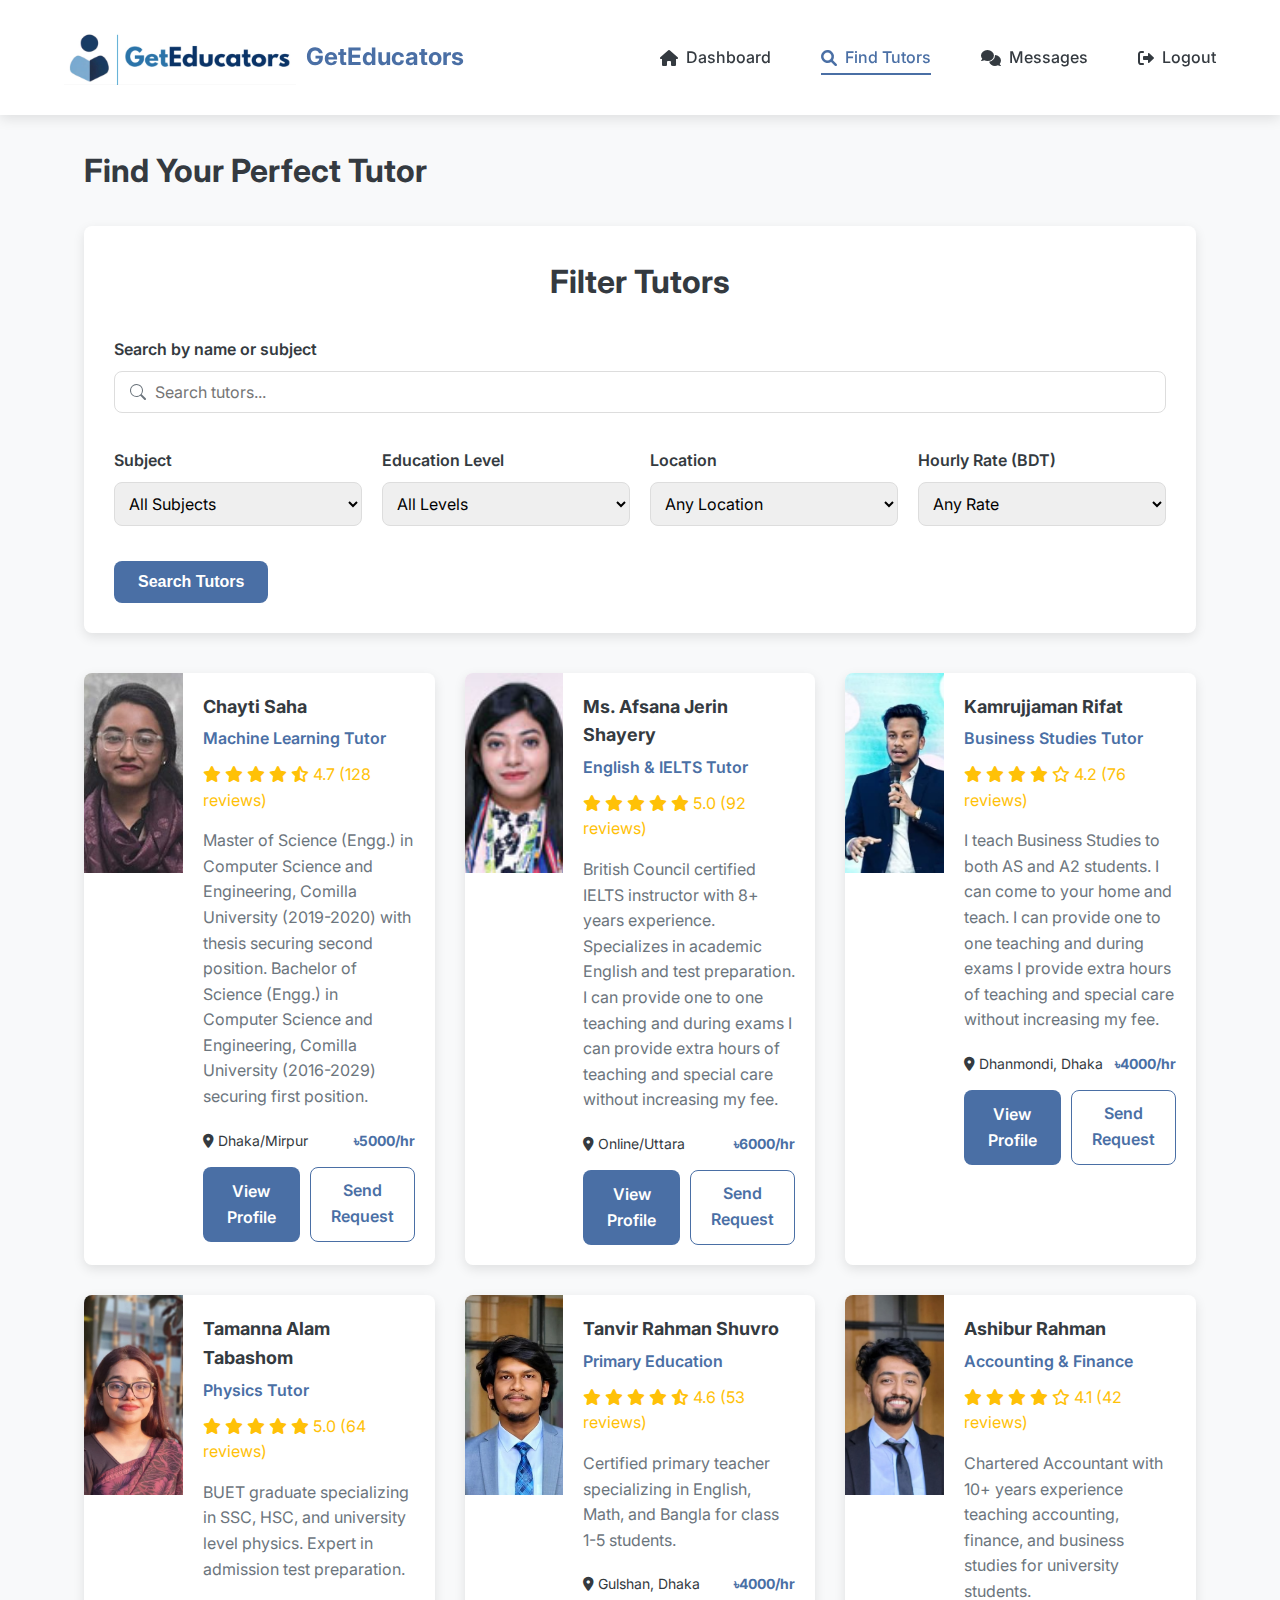
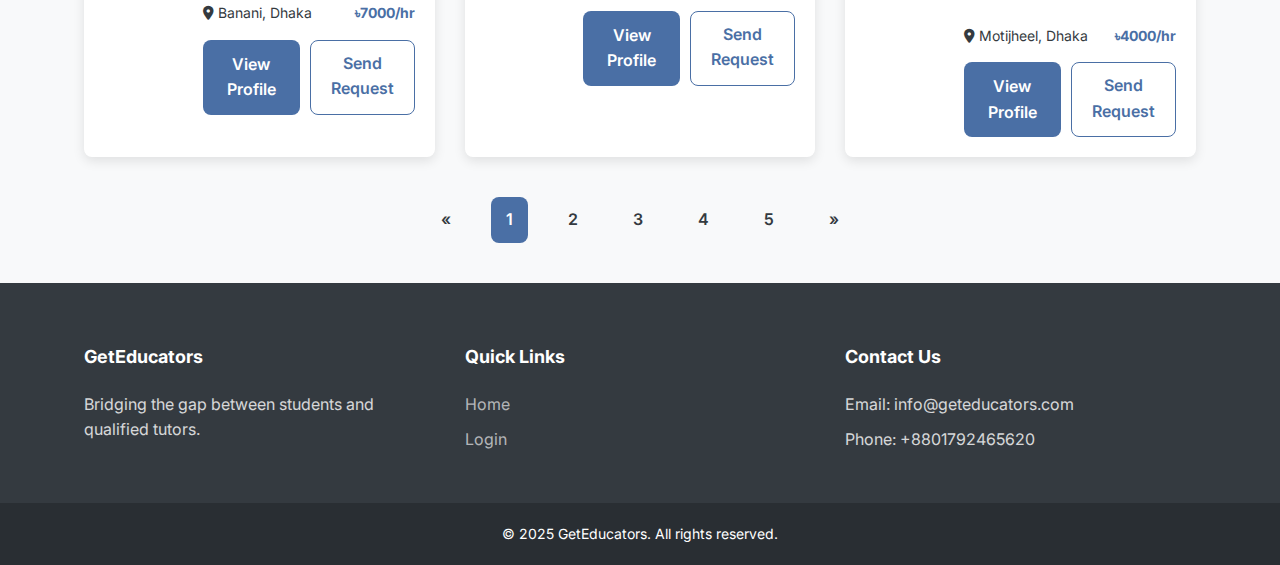
<file: find-tutors.html>
<!DOCTYPE html>
<html lang="en">
<head>
  <meta charset="UTF-8">
  <meta name="viewport" content="width=device-width, initial-scale=1.0">
  <title>Find Tutors - GetEducators</title>
  <link rel="stylesheet" href="css/style.css">
  <link href="https://fonts.googleapis.com/css2?family=Inter:wght@400;600;700&display=swap" rel="stylesheet">
  <link rel="stylesheet" href="https://cdnjs.cloudflare.com/ajax/libs/font-awesome/6.0.0-beta3/css/all.min.css">
  <style>
    :root {
      --primary-color: #4a6fa5;
      --secondary-color: #166088;
      --light-color: #f8f9fa;
      --dark-color: #343a40;
      --border-radius: 8px;
      --box-shadow: 0 4px 12px rgba(0, 0, 0, 0.1);
      --transition: all 0.3s ease;
    }

    /* Updated Header Styles from Student Dashboard */
    header {
      background-color: white;
      box-shadow: var(--box-shadow);
      padding: 15px 0;
      position: sticky;
      top: 0;
      z-index: 1000;
    }

    .header-container {
      display: flex;
      justify-content: space-between;
      align-items: center;
    }

    .logo {
      display: flex;
      align-items: center;
    }

    .logo img {
      height: 55px;
      margin-right: 10px;
    }

    .logo h1 {
      font-size: 24px;
      color: var(--primary-color);
      font-weight: 700;
      margin: 0;
    }

    nav ul {
      display: flex;
      list-style: none;
      gap: 25px;
      margin: 0;
    }

    nav ul li a {
      color: var(--dark-color);
      font-weight: 500;
      padding: 5px 0;
      display: flex;
      align-items: center;
      gap: 8px;
      transition: var(--transition);
      text-decoration: none;
      position: relative;
    }

    

    nav ul li a:hover,
    nav ul li a.active {
      color: var(--primary-color);
    }

    #mobile-menu-toggle {
      display: none;
      background: none;
      border: none;
      font-size: 24px;
      color: var(--dark-color);
      cursor: pointer;
    }

    /* Rest of your existing find-tutors page styles */
    *,
    *::before,
    *::after {
      box-sizing: border-box;
    }

    body {
      font-family: 'Inter', sans-serif;
      background-color: var(--light-color);
      color: var(--dark-color);
      margin: 0;
      line-height: 1.6;
    }
    
    a {
        text-decoration: none;
    }

    .container {
      max-width: 1200px;
      margin: 0 auto;
      padding: 0 20px;
    }

    .btn {
      display: inline-block;
      background-color: var(--primary-color);
      color: white;
      padding: 12px 24px;
      border-radius: var(--border-radius);
      font-weight: 600;
      transition: var(--transition);
      text-align: center;
      border: none;
      cursor: pointer;
    }

    .btn:hover {
      background-color: var(--secondary-color);
      transform: translateY(-2px);
      box-shadow: var(--box-shadow);
    }

    /* Search Filters */
    .search-section {
      background-color: white;
      padding: 30px;
      border-radius: var(--border-radius);
      box-shadow: var(--box-shadow);
      margin: 30px 0;
    }

    .search-filters {
      display: grid;
      grid-template-columns: repeat(auto-fit, minmax(200px, 1fr));
      gap: 20px;
      margin-bottom: 20px;
    }

    .filter-group {
      margin-bottom: 15px;
    }

    .filter-group label {
      display: block;
      margin-bottom: 8px;
      font-weight: 600;
    }

    .filter-group select,
    .filter-group input {
      width: 100%;
      padding: 10px;
      border: 1px solid #ddd;
      border-radius: var(--border-radius);
      font-family: 'Inter', sans-serif;
    }

    .search-bar {
      grid-column: 1 / -1;
    }

    .search-bar input {
      padding-left: 40px;
      background-image: url("data:image/svg+xml,%3Csvg xmlns='http://www.w3.org/2000/svg' width='16' height='16' fill='%236c757d' viewBox='0 0 16 16'%3E%3Cpath d='M11.742 10.344a6.5 6.5 0 1 0-1.397 1.398h-.001c.03.04.062.078.098.115l3.85 3.85a1 1 0 0 0 1.415-1.414l-3.85-3.85a1.007 1.007 0 0 0-.115-.1zM12 6.5a5.5 5.5 0 1 1-11 0 5.5 5.5 0 0 1 11 0z'/%3E%3C/svg%3E");
      background-repeat: no-repeat;
      background-position: 15px center;
      background-size: 16px 16px;
    }

    /* Tutor Listing */
    .tutor-grid {
      display: grid;
      grid-template-columns: repeat(auto-fill, minmax(300px, 1fr));
      gap: 30px;
      margin: 40px 0;
    }

    .tutor-card {
      background-color: white;
      border-radius: var(--border-radius);
      box-shadow: var(--box-shadow);
      overflow: hidden;
      transition: var(--transition);
    }

    .tutor-card:hover {
      transform: translateY(-5px);
    }

    .tutor-img {
      height: 200px;
      overflow: hidden;
    }

    .tutor-img img {
      width: 100%;
      height: 100%;
      object-fit: cover;
      transition: var(--transition);
    }

    .tutor-card:hover .tutor-img img {
      transform: scale(1.05);
    }

    .tutor-info {
      padding: 20px;
    }

    .tutor-name {
      font-size: 20px;
      margin: 0 0 5px;
      color: var(--dark-color);
    }

    .tutor-subject {
      color: var(--primary-color);
      font-weight: 600;
      margin-bottom: 10px;
      display: block;
    }

    .tutor-rating {
      color: #ffc107;
      margin-bottom: 15px;
    }

    .tutor-bio {
      margin-bottom: 20px;
      color: #6c757d;
    }

    .tutor-meta {
      display: flex;
      justify-content: space-between;
      margin-bottom: 15px;
      font-size: 14px;
    }

    .tutor-price {
      font-weight: 700;
      color: var(--primary-color);
    }

    .tutor-actions {
      display: flex;
      gap: 10px;
    }

    .btn-outline {
      background-color: transparent;
      border: 1px solid var(--primary-color);
      color: var(--primary-color);
      padding: 10px 20px;
    }

    .btn-outline:hover {
      background-color: rgba(74, 111, 165, 0.1);
    }

    /* Pagination */
    .pagination {
      display: flex;
      justify-content: center;
      margin: 40px 0;
    }

    .pagination a {
      padding: 10px 15px;
      margin: 0 5px;
      border-radius: var(--border-radius);
      color: var(--dark-color);
      font-weight: 600;
    }

    .pagination a.active {
      background-color: var(--primary-color);
      color: white;
    }

    .pagination a:hover:not(.active) {
      background-color: #f1f1f1;
    }

    /* Footer */
    footer {
      background-color: var(--dark-color);
      color: white;
      padding: 60px 0 0;
    }

    footer .container {
      display: grid;
      grid-template-columns: repeat(auto-fit, minmax(250px, 1fr));
      gap: 30px;
      margin-bottom: 40px;
    }

    .footer-section h3 {
      font-size: 18px;
      margin-bottom: 20px;
      color: white;
    }

    .footer-section p, 
    .footer-section ul li {
      margin-bottom: 10px;
      opacity: 0.8;
    }

    .footer-section ul {
      list-style: none;
      padding: 0;
    }

    .footer-section ul li a {
      color: rgba(255, 255, 255, 0.8);
      transition: var(--transition);
      text-decoration: none;
    }

    .footer-section ul li a:hover {
      color: white;
      padding-left: 5px;
    }

    .copyright {
      text-align: center;
      padding: 20px 0;
      background-color: rgba(0, 0, 0, 0.2);
      font-size: 14px;
    }

    /* Responsive Design */
    @media (max-width: 768px) {
      .search-filters {
        grid-template-columns: 1fr;
      }
      
      .tutor-grid {
        grid-template-columns: 1fr;
      }
      
      .tutor-actions {
        flex-direction: column;
      }
      
      .btn, .btn-outline {
        width: 100%;
        text-align: center;
      }

      /* Mobile menu styles */
      nav ul {
        display: none;
        position: absolute;
        top: 70px;
        right: 20px;
        background: white;
        flex-direction: column;
        padding: 20px;
        border-radius: var(--border-radius);
        box-shadow: var(--box-shadow);
        width: 200px;
      }
      
      nav ul.show {
        display: flex;
      }
      
      #mobile-menu-toggle {
        display: block;
      }
    }
  </style>
</head>
<body>
  <header>
    <div class="container header-container">
      <div class="logo">
        <img src="images/logo.jpg" alt="GetEducators">
        <h1>GetEducators</h1>
      </div>
      <nav>
  <ul id="nav-menu">
    <li><a href="student-dashboard.html"><i class="fas fa-home"></i> Dashboard</a></li>
    <li><a href="find-tutors.html" class="active"><i class="fas fa-search"></i> Find Tutors</a></li>
    <li><a href="messaging.html"><i class="fas fa-comments"></i> Messages</a></li>
    <li><a href="index.html"><i class="fas fa-sign-out-alt"></i> Logout</a></li>
  </ul>
  <button id="mobile-menu-toggle" class="btn-icon"><i class="fas fa-bars"></i></button>
</nav>
    </div>
  </header>

  <main class="container">
    <h1 style="margin-top: 30px;">Find Your Perfect Tutor</h1>
    
    <section class="search-section">
      <h2>Filter Tutors</h2>
      <div class="search-filters">
        <div class="filter-group search-bar">
          <label for="search">Search by name or subject</label>
          <input type="text" id="search" placeholder="Search tutors...">
        </div>
        <div class="filter-group">
          <label for="subject">Subject</label>
          <select id="subject">
            <option value="">All Subjects</option>
            <option value="math">Mathematics</option>
            <option value="science">Science</option>
            <option value="english">English</option>
            <option value="bangla">Bangla</option>
            <option value="computer">Computer Science</option>
            <option value="accounting">Accounting</option>
            <option value="physics">Physics</option>
            <option value="chemistry">Chemistry</option>
            <option value="biology">Biology</option>
          </select>
        </div>
        <div class="filter-group">
          <label for="level">Education Level</label>
          <select id="level">
            <option value="">All Levels</option>
            <option value="primary">Primary</option>
            <option value="secondary">Secondary</option>
            <option value="higher-secondary">Higher Secondary</option>
            <option value="university">University</option>
            <option value="admission-test">Admission Test</option>
            <option value="job-exam">Job Exam</option>
          </select>
        </div>
        <div class="filter-group">
          <label for="location">Location</label>
          <select id="location">
            <option value="">Any Location</option>
            <option value="online">Online Only</option>
            <option value="dhaka">Dhaka</option>
            <option value="chittagong">Chittagong</option>
            <option value="sylhet">Sylhet</option>
            <option value="khulna">Khulna</option>
            <option value="rajshahi">Rajshahi</option>
            <option value="barisal">Barisal</option>
            <option value="rangpur">Rangpur</option>
          </select>
        </div>
        <div class="filter-group">
          <label for="rate">Hourly Rate (BDT)</label>
          <select id="rate">
            <option value="">Any Rate</option>
            <option value="200">Under ৳200</option>
            <option value="400">৳200-৳400</option>
            <option value="600">৳400-৳600</option>
            <option value="1000">৳600-৳1000</option>
            <option value="1001">Above ৳1000</option>
          </select>
        </div>
      </div>
      <button class="btn">Search Tutors</button>
    </section>

    <section>
      <div class="tutor-grid">
        <div class="tutor-card">
          <div class="tutor-img">
            <img src="images/Chaytishahamam.jpg" alt="Chaytishahamam">
          </div>
          <div class="tutor-info">
            <h3 class="tutor-name">Chayti Saha</h3>
            <span class="tutor-subject">Machine Learning Tutor</span>
            <div class="tutor-rating">
              <i class="fas fa-star"></i>
              <i class="fas fa-star"></i>
              <i class="fas fa-star"></i>
              <i class="fas fa-star"></i>
              <i class="fas fa-star-half-alt"></i>
              <span>4.7 (128 reviews)</span>
            </div>
            <p class="tutor-bio">Master of Science (Engg.) in Computer Science and Engineering, Comilla University (2019-2020) with thesis securing second position.
Bachelor of Science (Engg.) in Computer Science and Engineering, Comilla University (2016-2029) securing first position.</p>
            <div class="tutor-meta">
              <span><i class="fas fa-map-marker-alt"></i> Dhaka/Mirpur</span>
              <span class="tutor-price">৳5000/hr</span>
            </div>
            <div class="tutor-actions">
              <a href="tutor-about.html" class="btn">View Profile</a>
              <a href="#" class="btn btn-outline">Send Request</a>
            </div>
          </div>
        </div>

        <div class="tutor-card">
          <div class="tutor-img">
            <img src="images/shayrimam.jpg" alt="shayrimam">
          </div>
          <div class="tutor-info">
            <h3 class="tutor-name">Ms. Afsana Jerin Shayery</h3>
            <span class="tutor-subject">English & IELTS Tutor</span>
            <div class="tutor-rating">
              <i class="fas fa-star"></i>
              <i class="fas fa-star"></i>
              <i class="fas fa-star"></i>
              <i class="fas fa-star"></i>
              <i class="fas fa-star"></i>
              <span>5.0 (92 reviews)</span>
            </div>
            <p class="tutor-bio">British Council certified IELTS instructor with 8+ years experience. Specializes in academic English and test preparation. I can provide one to one teaching and during exams I can provide extra hours of teaching and special care without increasing my fee.<br></p>
            <div class="tutor-meta">
              <span><i class="fas fa-map-marker-alt"></i> Online/Uttara</span>
              <span class="tutor-price">৳6000/hr</span>
            </div>
            <div class="tutor-actions">
              <a href="tutor-profile.html" class="btn">View Profile</a>
              <a href="#" class="btn btn-outline">Send Request</a>
            </div>
          </div>
        </div>

        <div class="tutor-card">
          <div class="tutor-img">
            <img src="images/rifat.jpg" alt="Kamrujjaman">
          </div>
          <div class="tutor-info">
            <h3 class="tutor-name">Kamrujjaman Rifat</h3>
            <span class="tutor-subject">Business Studies Tutor</span>
            <div class="tutor-rating">
              <i class="fas fa-star"></i>
              <i class="fas fa-star"></i>
              <i class="fas fa-star"></i>
              <i class="fas fa-star"></i>
              <i class="far fa-star"></i>
              <span>4.2 (76 reviews)</span>
            </div>
            <p class="tutor-bio">I teach Business Studies to both AS and A2 students. I can come to your home and teach. I can provide one to one teaching and during exams I provide extra hours of teaching and special care without increasing my fee.</p>
            <div class="tutor-meta">
              <span><i class="fas fa-map-marker-alt"></i> Dhanmondi, Dhaka</span>
              <span class="tutor-price">৳4000/hr</span>
            </div>
            <div class="tutor-actions">
              <a href="tutor-profile.html" class="btn">View Profile</a>
              <a href="#" class="btn btn-outline">Send Request</a>
            </div>
          </div>
        </div>

        <div class="tutor-card">
          <div class="tutor-img">
            <img src="images/taba.jpg" alt="taba">
          </div>
          <div class="tutor-info">
            <h3 class="tutor-name">Tamanna Alam Tabashom</h3>
            <span class="tutor-subject">Physics Tutor</span>
            <div class="tutor-rating">
              <i class="fas fa-star"></i>
              <i class="fas fa-star"></i>
              <i class="fas fa-star"></i>
              <i class="fas fa-star"></i>
              <i class="fas fa-star"></i>
              <span>5.0 (64 reviews)</span>
            </div>
            <p class="tutor-bio">BUET graduate specializing in SSC, HSC, and university level physics. Expert in admission test preparation.</p>
            <div class="tutor-meta">
              <span><i class="fas fa-map-marker-alt"></i> Banani, Dhaka</span>
              <span class="tutor-price">৳7000/hr</span>
            </div>
            <div class="tutor-actions">
              <a href="tutor-profile.html" class="btn">View Profile</a>
              <a href="#" class="btn btn-outline">Send Request</a>
            </div>
          </div>
        </div>

        <div class="tutor-card">
          <div class="tutor-img">
            <img src="images/shuvro.jpg" alt="shuvro">
          </div>
          <div class="tutor-info">
            <h3 class="tutor-name">Tanvir Rahman Shuvro</h3>
            <span class="tutor-subject">Primary Education</span>
            <div class="tutor-rating">
              <i class="fas fa-star"></i>
              <i class="fas fa-star"></i>
              <i class="fas fa-star"></i>
              <i class="fas fa-star"></i>
              <i class="fas fa-star-half-alt"></i>
              <span>4.6 (53 reviews)</span>
            </div>
            <p class="tutor-bio">Certified primary teacher specializing in English, Math, and Bangla for class 1-5 students.</p>
            <div class="tutor-meta">
              <span><i class="fas fa-map-marker-alt"></i> Gulshan, Dhaka</span>
              <span class="tutor-price">৳4000/hr</span>
            </div>
            <div class="tutor-actions">
              <a href="tutor-profile.html" class="btn">View Profile</a>
              <a href="#" class="btn btn-outline">Send Request</a>
            </div>
          </div>
        </div>

        <div class="tutor-card">
          <div class="tutor-img">
            <img src="images/ashib.jpg" alt="ashib">
          </div>
          <div class="tutor-info">
            <h3 class="tutor-name">Ashibur Rahman</h3>
            <span class="tutor-subject">Accounting & Finance</span>
            <div class="tutor-rating">
              <i class="fas fa-star"></i>
              <i class="fas fa-star"></i>
              <i class="fas fa-star"></i>
              <i class="fas fa-star"></i>
              <i class="far fa-star"></i>
              <span>4.1 (42 reviews)</span>
            </div>
            <p class="tutor-bio">Chartered Accountant with 10+ years experience teaching accounting, finance, and business studies for university students.</p>
            <div class="tutor-meta">
              <span><i class="fas fa-map-marker-alt"></i> Motijheel, Dhaka</span>
              <span class="tutor-price">৳4000/hr</span>
            </div>
            <div class="tutor-actions">
              <a href="tutor-profile.html" class="btn">View Profile</a>
              <a href="#" class="btn btn-outline">Send Request</a>
            </div>
          </div>
        </div>
      </div>

      <div class="pagination">
        <a href="#">&laquo;</a>
        <a href="#" class="active">1</a>
        <a href="#">2</a>
        <a href="#">3</a>
        <a href="#">4</a>
        <a href="#">5</a>
        <a href="#">&raquo;</a>
      </div>
    </section>
  </main>

  <footer>
    <div class="container">
      <div class="footer-section">
        <h3>GetEducators</h3>
        <p>Bridging the gap between students and qualified tutors.</p>
      </div>
      <div class="footer-section">
        <h3>Quick Links</h3>
        <ul>
          <li><a href="index.html">Home</a></li>
          
          <li><a href="login.html">Login</a></li>
        </ul>
      </div>
      <div class="footer-section">
        <h3>Contact Us</h3>
        <p>Email: info@geteducators.com</p>
        <p>Phone: +8801792465620</p>
      </div>
    </div>
    <div class="copyright">
      <p>&copy; 2025 GetEducators. All rights reserved.</p>
    </div>
  </footer>

  <script>
    // Simple filter functionality
    document.querySelector('.search-section button').addEventListener('click', function() {
      const searchTerm = document.getElementById('search').value;
      const subject = document.getElementById('subject').value;
      const level = document.getElementById('level').value;
      const location = document.getElementById('location').value;
      const rate = document.getElementById('rate').value;
      
      // In a real app, this would filter tutors from an API
      alert(`Searching for tutors with:\nSearch Term: ${searchTerm || 'Any'}\nSubject: ${subject || 'Any'}\nLevel: ${level || 'Any'}\nLocation: ${location || 'Any'}\nMax Rate: ${rate ? '৳' + rate : 'Any'}`);
    });

    // Mobile menu toggle
    document.getElementById('mobile-menu-toggle').addEventListener('click', function() {
      document.getElementById('nav-menu').classList.toggle('show');
    });
  </script>
</body>
</html>
</file>
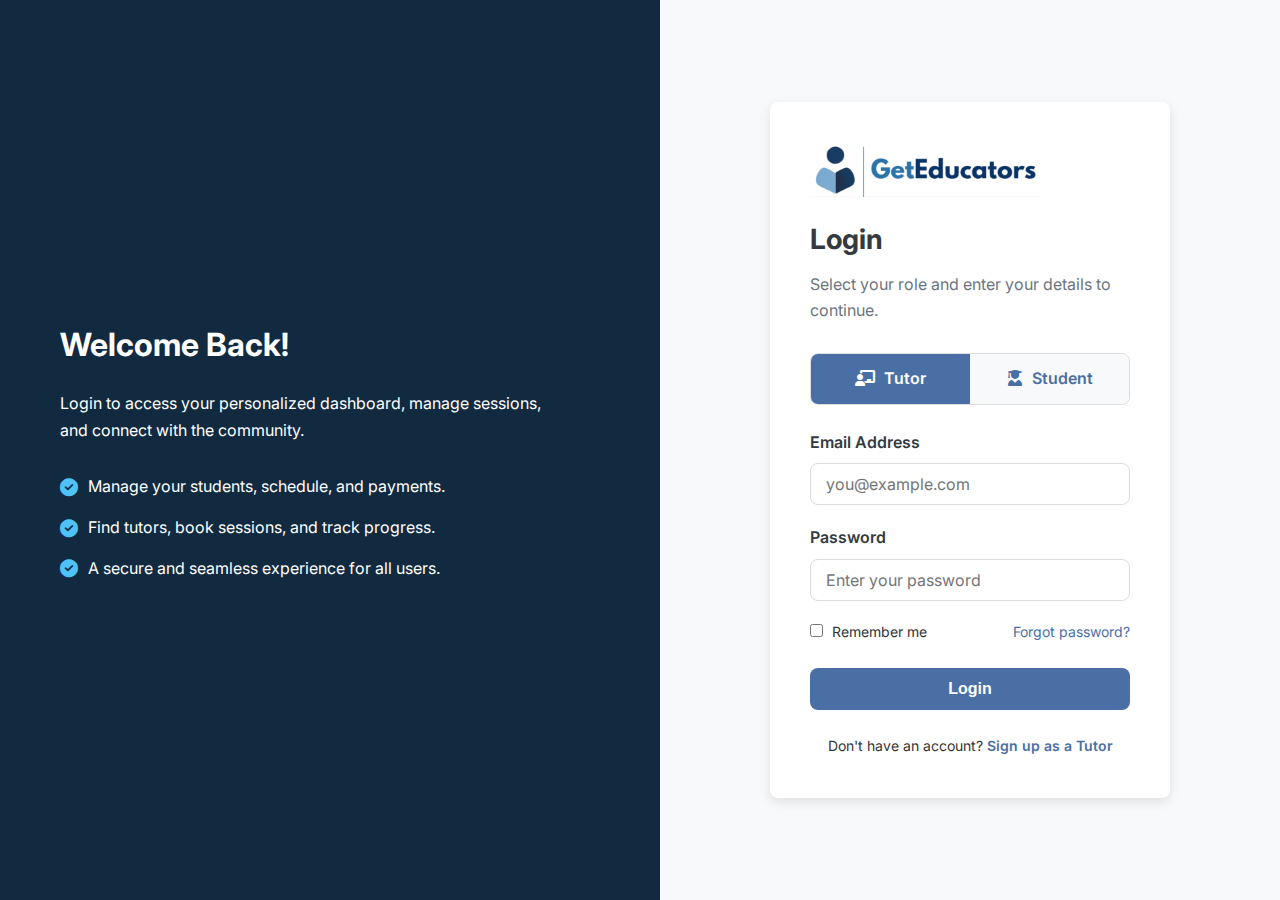
<file: login.html>
<!DOCTYPE html>
<html lang="en">
<head>
    <meta charset="UTF-8" />
    <meta name="viewport" content="width=device-width, initial-scale=1.0"/>
    <title>Login | GetEducators</title>
    
    <link rel="stylesheet" href="css/style.css" />
    <link href="https://fonts.googleapis.com/css2?family=Inter:wght@400;600;700&display=swap" rel="stylesheet" />
    <link rel="stylesheet" href="https://cdnjs.cloudflare.com/ajax/libs/font-awesome/6.0.0-beta3/css/all.min.css" />
    
    <style>
        /* Base styles matching index.html */
        :root {
            --primary-color: #4a6fa5;
            --secondary-color: #166088;
            --light-color: #f8f9fa;
            --dark-color: #343a40;
            --border-radius: 8px;
            --box-shadow: 0 4px 12px rgba(0, 0, 0, 0.1);
            --transition: all 0.3s ease;
        }

        body {
            margin: 0;
            font-family: 'Inter', sans-serif; 
            background-color: var(--light-color);
            line-height: 1.6;
        }

        /* Two-column authentication layout */
        .auth-container {
            display: flex;
            min-height: 100vh;
        }

        .auth-left {
            flex: 1;
            background-color: #122A3F; /* Matches the hero section from index.html */
            color: white;
            display: flex;
            flex-direction: column;
            justify-content: center;
            padding: 60px;
        }

        .auth-left h2 {
            font-size: 32px;
            margin-bottom: 20px;
        }

        .auth-left p {
            font-size: 16px;
            line-height: 1.7;
            margin-bottom: 30px;
            max-width: 500px;
        }
        
        .auth-left .fa-check-circle {
             margin-right: 10px; 
             font-size: 18px;
             color: var(--accent-color, #4fc3f7); /* Use accent color if defined */
        }

        .auth-right {
            flex: 1;
            display: flex;
            align-items: center;
            justify-content: center;
            padding: 40px;
            background-color: var(--light-color);
        }

        /* Form styling */
        .auth-form {
            width: 100%;
            max-width: 400px;
            background: white;
            padding: 40px;
            border-radius: var(--border-radius);
            box-shadow: var(--box-shadow);
        }

        .logo {
            display: flex;
            align-items: center;
            margin-bottom: 20px;
        }

        .logo img {
            height: 55px;
            margin-right: 10px;
        }

        .auth-form h1 {
            font-family: 'Inter', sans-serif;
            font-size: 28px;
            margin-bottom: 10px;
            color: var(--dark-color);
            font-weight: 700;
        }

        .auth-form p {
            color: #6c757d;
            margin-bottom: 30px;
        }

        .user-type-selector {
            display: flex;
            margin-bottom: 25px;
            border-radius: var(--border-radius);
            overflow: hidden;
            border: 1px solid #ddd;
        }

        .user-type-btn {
            flex: 1;
            padding: 12px;
            text-align: center;
            cursor: pointer;
            transition: var(--transition);
            position: relative;
            font-weight: 600;
            background-color: #f8f9fa;
            color: var(--primary-color);
        }
        
        .user-type-btn i {
            margin-right: 5px;
        }

        .user-type-btn input {
            position: absolute;
            opacity: 0;
            width: 0;
            height: 0;
        }

        .user-type-btn.active {
            background-color: var(--primary-color);
            color: white;
        }

        .form-group {
            margin-bottom: 20px;
        }

        .form-group label {
            display: block;
            margin-bottom: 8px;
            font-weight: 600;
            color: var(--dark-color);
        }

        .form-control {
            width: 100%;
            padding: 12px 15px;
            border: 1px solid #ddd;
            border-radius: var(--border-radius);
            font-size: 16px;
            font-family: 'Inter', sans-serif;
            transition: var(--transition);
        }

        .form-control:focus {
            outline: none;
            border-color: var(--primary-color);
            box-shadow: 0 0 0 3px rgba(74, 111, 165, 0.2);
        }

        .btn-block {
            display: block;
            width: 100%;
            padding: 12px;
            background-color: var(--primary-color);
            color: white;
            border: none;
            border-radius: var(--border-radius);
            font-size: 16px;
            font-weight: 600;
            cursor: pointer;
            transition: var(--transition);
        }

        .btn-block:hover {
            background-color: var(--secondary-color);
            transform: translateY(-2px);
        }

        .form-footer {
            text-align: center;
            margin-top: 25px;
            font-size: 14px;
        }

        .form-footer a {
            color: var(--primary-color);
            font-weight: 600;
        }

        @media (max-width: 768px) {
            .auth-container { flex-direction: column; }
            .auth-left { padding: 40px 20px; text-align: center; }
            .auth-right { padding: 40px 20px; }
        }
    </style>
</head>
<body>
    <div class="auth-container">
        <div class="auth-left">
            <h2>Welcome Back!</h2>
            <p>Login to access your personalized dashboard, manage sessions, and connect with the community.</p>
            <div class="auth-features">
                <div style="display: flex; align-items: center; margin-bottom: 15px;">
                    <i class="fas fa-check-circle"></i>
                    <span>Manage your students, schedule, and payments.</span>
                </div>
                <div style="display: flex; align-items: center; margin-bottom: 15px;">
                    <i class="fas fa-check-circle"></i>
                    <span>Find tutors, book sessions, and track progress.</span>
                </div>
                <div style="display: flex; align-items: center;">
                    <i class="fas fa-check-circle"></i>
                    <span>A secure and seamless experience for all users.</span>
                </div>
            </div>
        </div>
        
        <div class="auth-right">
            <div class="auth-form">
                <div class="logo">
                    <img src="images/logo.jpg" alt="GetEducators Logo">
                </div>
                <h1>Login</h1>
                <p>Select your role and enter your details to continue.</p>
                
                <form id="loginForm">
                    <div class="user-type-selector">
                        <label class="user-type-btn active" id="tutorBtn">
                            <input type="radio" name="userType" value="tutor" checked>
                            <i class="fas fa-chalkboard-teacher"></i> Tutor
                        </label>
                        <label class="user-type-btn" id="studentBtn">
                            <input type="radio" name="userType" value="student">
                            <i class="fas fa-user-graduate"></i> Student
                        </label>
                    </div>
                    
                    <div class="form-group">
                        <label for="email">Email Address</label>
                        <input type="email" id="email" class="form-control" placeholder="you@example.com" required>
                    </div>
                    
                    <div class="form-group">
                        <label for="password">Password</label>
                        <input type="password" id="password" class="form-control" placeholder="Enter your password" required>
                    </div>
                    
                    <div style="display: flex; justify-content: space-between; align-items: center; margin-bottom: 25px; font-size: 14px;">
                        <div>
                            <input type="checkbox" id="remember" style="margin-right: 5px;">
                            <label for="remember">Remember me</label>
                        </div>
                        <a href="#">Forgot password?</a>
                    </div>
                    
                    <button type="submit" class="btn-block">Login</button>
                    
                    <div class="form-footer">
                        Don't have an account? <a href="register.html">Sign up as a <span id="signupRole">Tutor</span></a>
                    </div>
                </form>
            </div>
        </div>
    </div>

    <script>
    document.addEventListener('DOMContentLoaded', function() {
        const tutorBtn = document.getElementById('tutorBtn');
        const studentBtn = document.getElementById('studentBtn');
        const signupRole = document.getElementById('signupRole');
        const loginForm = document.getElementById('loginForm');

        const API_URL = 'http://localhost:3000/users';

        document.querySelectorAll('input[name="userType"]').forEach(radio => {
            radio.addEventListener('change', function() {
                const isTutor = this.value === 'tutor';
                tutorBtn.classList.toggle('active', isTutor);
                studentBtn.classList.toggle('active', !isTutor);
                signupRole.textContent = isTutor ? 'Tutor' : 'Student';
            });
        });

        loginForm.addEventListener('submit', async function(e) {
            e.preventDefault();

            const email = document.getElementById('email').value.trim();
            const password = document.getElementById('password').value;
            const userType = document.querySelector('input[name="userType"]:checked').value;

            if (!email || !password) {
                alert('Please enter both email and password.');
                return;
            }

            try {
                const response = await fetch(`${API_URL}?email=${email}&userType=${userType}`);
                const users = await response.json();

                if (users.length === 0) {
                    alert('Login failed. No user found with this email and role. Please check your selection (Tutor/Student).');
                    return;
                }

                const user = users[0];

                if (user.password === password) {
                    // IMPORTANT: Save user data to sessionStorage BEFORE redirecting
                    sessionStorage.setItem('loggedInUser', JSON.stringify(user));
                    
                    // Redirect to the correct dashboard
                    if (user.userType === 'tutor') {
                        window.location.href = 'tutor-dashboard.html';
                    } else {
                        window.location.href = 'student-dashboard.html';
                    }
                } else {
                    alert('Login failed. Incorrect password.');
                }

            } catch (error) {
                console.error('Login Error:', error);
                alert('Could not connect to the server. Please ensure it is running.');
            }
        });
    });
    </script>
</body>
</html>
</file>
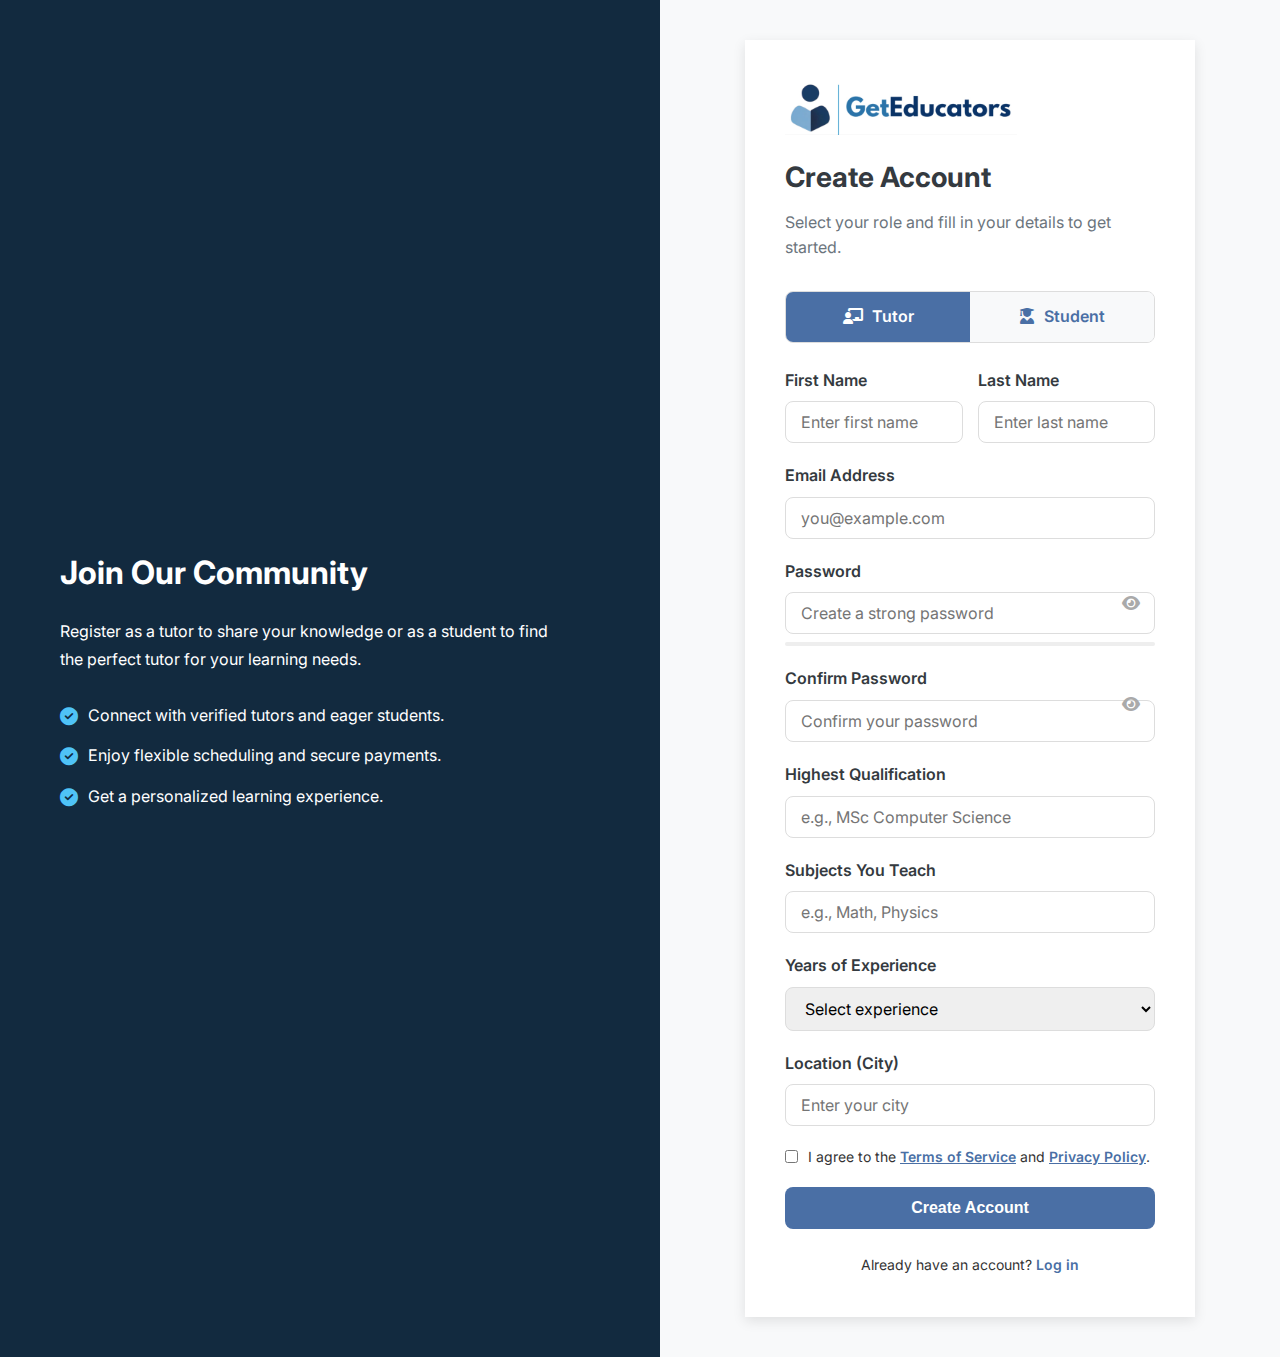
<file: register.html>
<!DOCTYPE html>
<html lang="en">
<head>
    <meta charset="UTF-8" />
    <meta name="viewport" content="width=device-width, initial-scale=1.0"/>
    <title>Sign Up | GetEducators</title>

    <link rel="stylesheet" href="css/style.css" />
    <link href="https://fonts.googleapis.com/css2?family=Inter:wght@400;600;700&display=swap" rel="stylesheet" />
    <link rel="stylesheet" href="https://cdnjs.cloudflare.com/ajax/libs/font-awesome/6.0.0-beta3/css/all.min.css" />

    <style>
        /* Base styles matching index.html and login.html */
        :root {
            --primary-color: #4a6fa5;
            --secondary-color: #166088;
            --light-color: #f8f9fa;
            --dark-color: #343a40;
            --border-radius: 8px;
            --box-shadow: 0 4px 12px rgba(0, 0, 0, 0.1);
            --transition: all 0.3s ease;
        }

        body {
            margin: 0;
            font-family: 'Inter', sans-serif;
            background-color: var(--light-color);
            line-height: 1.6;
        }

        /* Authentication layout */
        .auth-container {
            display: flex;
            min-height: 100vh;
        }

        .auth-left {
            flex: 1;
            background-color: #122A3F;
            color: white;
            display: flex;
            flex-direction: column;
            justify-content: center;
            padding: 60px;
        }

        .auth-left h2 {
            font-size: 32px;
            margin-bottom: 20px;
        }

        .auth-left p {
            font-size: 16px;
            line-height: 1.7;
            margin-bottom: 30px;
            max-width: 500px;
        }
        
        .auth-left .fa-check-circle {
             margin-right: 10px; 
             font-size: 18px;
             color: var(--accent-color, #4fc3f7);
        }

        .auth-right {
            flex: 1;
            display: flex;
            align-items: center;
            justify-content: center;
            padding: 40px;
            background-color: var(--light-color);
        }

        /* Form styling */
        .auth-form {
            width: 100%;
            max-width: 450px;
            background: white;
            padding: 40px;s
            border-radius: var(--border-radius);
            box-shadow: var(--box-shadow);
        }

        .logo {
            display: flex;
            align-items: center;
            margin-bottom: 20px;
        }

        .logo img {
            height: 55px;
            margin-right: 10px;
        }

        .auth-form h1 {
            font-family: 'Inter', sans-serif;
            font-size: 28px;
            margin-bottom: 10px;
            color: var(--dark-color);
            font-weight: 700;
        }

        .auth-form p {
            color: #6c757d;
            margin-bottom: 30px;
        }

        .user-type-selector {
            display: flex;
            margin-bottom: 25px;
            border-radius: var(--border-radius);
            overflow: hidden;
            border: 1px solid #ddd;
        }

        .user-type-btn {
            flex: 1;
            padding: 12px;
            text-align: center;
            cursor: pointer;
            transition: var(--transition);
            position: relative;
            font-weight: 600;
            background-color: #f8f9fa;
            color: var(--primary-color);
        }

        .user-type-btn.active {
            background-color: var(--primary-color);
            color: white;
        }
        
        .user-type-btn i {
            margin-right: 5px;
        }

        .user-type-btn input {
            position: absolute;
            opacity: 0;
            width: 0;
            height: 0;
        }
        
        .name-fields {
            display: grid;
            grid-template-columns: 1fr 1fr;
            gap: 15px;
        }

        .form-group {
            margin-bottom: 20px;
            position: relative; /* Changed for icon positioning */
        }

        .form-group label {
            display: block;
            margin-bottom: 8px;
            font-weight: 600;
            color: var(--dark-color);
        }

        .form-control {
            width: 100%;
            padding: 12px 15px;
            /* Make space for the icon on the right */
            padding-right: 40px; 
            border: 1px solid #ddd;
            border-radius: var(--border-radius);
            font-size: 16px;
            font-family: 'Inter', sans-serif;
            transition: var(--transition);
            box-sizing: border-box; /* Ensures padding doesn't affect width */
        }

        .form-control:focus {
            outline: none;
            border-color: var(--primary-color);
            box-shadow: 0 0 0 3px rgba(74, 111, 165, 0.2);
        }
        
        /* --- NEW STYLE FOR PASSWORD TOGGLE ICON --- */
        .toggle-password {
            position: absolute;
            top: 50%;
            right: 15px;
            transform: translateY(-50%);
            cursor: pointer;
            color: #aaa;
        }
        .form-group label + .toggle-password {
            /* Adjust icon position if there's a label */
            top: 70%;
        }


        .password-strength {
            height: 4px;
            background-color: #eee;
            border-radius: 2px;
            margin-top: 8px;
            overflow: hidden;
        }

        .strength-meter {
            height: 100%;
            width: 0;
            background-color: #dc3545;
            transition: var(--transition);
        }
        
        .terms-group {
            display: flex;
            align-items: flex-start;
            margin-bottom: 20px;
        }

        .terms-group input {
            margin-right: 10px;
            margin-top: 4px;
        }

        .terms-group label {
            font-size: 14px;
            line-height: 1.5;
            margin-bottom: 0;
            font-weight: normal;
        }

        .terms-group a {
            color: var(--primary-color);
            font-weight: 600;
            text-decoration: underline;
        }
        
        .btn-block {
            display: block;
            width: 100%;
            padding: 12px;
            background-color: var(--primary-color);
            color: white;
            border: none;
            border-radius: var(--border-radius);
            font-size: 16px;
            font-weight: 600;
            cursor: pointer;
            transition: var(--transition);
        }

        .btn-block:hover {
            background-color: var(--secondary-color);
            transform: translateY(-2px);
        }
        
        .form-footer {
            text-align: center;
            margin-top: 25px;
            font-size: 14px;
        }

        .form-footer a {
            color: var(--primary-color);
            font-weight: 600;
        }

        /* Role-specific field animation */
        .tutor-fields, .student-fields {
            display: none;
            animation: fadeIn 0.4s ease;
        }

        @keyframes fadeIn {
            from { opacity: 0; transform: translateY(-10px); }
            to { opacity: 1; transform: translateY(0); }
        }

        @media (max-width: 768px) {
            .auth-container { flex-direction: column; }
            .auth-left { padding: 40px 20px; text-align: center; }
            .auth-right { padding: 40px 20px; }
            .name-fields { grid-template-columns: 1fr; }
        }
    </style>
</head>
<body>
    <div class="auth-container">
        <div class="auth-left">
            <h2>Join Our Community</h2>
            <p>Register as a tutor to share your knowledge or as a student to find the perfect tutor for your learning needs.</p>
            <div class="auth-features">
                <div style="display: flex; align-items: center; margin-bottom: 15px;">
                    <i class="fas fa-check-circle"></i>
                    <span>Connect with verified tutors and eager students.</span>
                </div>
                <div style="display: flex; align-items: center; margin-bottom: 15px;">
                    <i class="fas fa-check-circle"></i>
                    <span>Enjoy flexible scheduling and secure payments.</span>
                </div>
                <div style="display: flex; align-items: center;">
                    <i class="fas fa-check-circle"></i>
                    <span>Get a personalized learning experience.</span>
                </div>
            </div>
        </div>
        
        <div class="auth-right">
            <div class="auth-form">
                <div class="logo">
                    <img src="images/logo.jpg" alt="GetEducators Logo">
                </div>
                <h1>Create Account</h1>
                <p>Select your role and fill in your details to get started.</p>
                
                <form id="registerForm">
                    <div class="user-type-selector">
                        <label class="user-type-btn active" id="tutorBtn">
                            <input type="radio" name="userType" value="tutor" checked>
                            <i class="fas fa-chalkboard-teacher"></i> Tutor
                        </label>
                        <label class="user-type-btn" id="studentBtn">
                            <input type="radio" name="userType" value="student">
                            <i class="fas fa-user-graduate"></i> Student
                        </label>
                    </div>
                    
                    <div class="name-fields">
                        <div class="form-group">
                            <label for="firstName">First Name</label>
                            <input type="text" id="firstName" class="form-control" placeholder="Enter first name" required>
                        </div>
                        <div class="form-group">
                            <label for="lastName">Last Name</label>
                            <input type="text" id="lastName" class="form-control" placeholder="Enter last name" required>
                        </div>
                    </div>
                    
                    <div class="form-group">
                        <label for="email">Email Address</label>
                        <input type="email" id="email" class="form-control" placeholder="you@example.com" required>
                    </div>
                    
                    <div class="form-group">
                        <label for="password">Password</label>
                        <input type="password" id="password" class="form-control" placeholder="Create a strong password" required>
                        <i class="fas fa-eye toggle-password"></i>
                        <div class="password-strength">
                            <div class="strength-meter" id="strengthMeter"></div>
                        </div>
                    </div>
                    
                    <div class="form-group">
                        <label for="confirmPassword">Confirm Password</label>
                        <input type="password" id="confirmPassword" class="form-control" placeholder="Confirm your password" required>
                        <i class="fas fa-eye toggle-password"></i>
                    </div>
                    
                    <div class="tutor-fields" id="tutorFields">
                    </div>
                    
                    <div class="student-fields" id="studentFields">
                    </div>
                    
                    <div class="form-group">
                        <label for="location">Location (City)</label>
                        <input type="text" id="location" class="form-control" placeholder="Enter your city" required>
                    </div>
                    
                    <div class="terms-group">
                        <input type="checkbox" id="terms" required>
                        <label for="terms">I agree to the <a href="#">Terms of Service</a> and <a href="#">Privacy Policy</a>.</label>
                    </div>
                    
                    <button type="submit" class="btn-block">Create Account</button>
                    
                    <div class="form-footer">
                        Already have an account? <a href="login.html">Log in</a>
                    </div>
                </form>
            </div>
        </div>
    </div>

    <script>
    document.addEventListener('DOMContentLoaded', function() {
        const tutorBtn = document.getElementById('tutorBtn');
        const studentBtn = document.getElementById('studentBtn');
        const tutorFieldsContainer = document.getElementById('tutorFields');
        const studentFieldsContainer = document.getElementById('studentFields');
        const passwordInput = document.getElementById('password');
        const strengthMeter = document.getElementById('strengthMeter');
        const registerForm = document.getElementById('registerForm');

        // --- NEW: Password Visibility Toggle Logic ---
        const togglePasswordIcons = document.querySelectorAll('.toggle-password');
        togglePasswordIcons.forEach(icon => {
            icon.addEventListener('click', function () {
                const input = this.previousElementSibling;
                const type = input.getAttribute('type') === 'password' ? 'text' : 'password';
                input.setAttribute('type', type);
                // Toggle the icon
                this.classList.toggle('fa-eye-slash');
            });
        });
        // --- END of New Logic ---

        const API_URL = 'http://localhost:3000/users';

        // HTML content for role-specific fields
        const tutorFieldsHTML = `
            <div class="form-group">
                <label for="qualification">Highest Qualification</label>
                <input type="text" id="qualification" class="form-control" placeholder="e.g., MSc Computer Science">
            </div>
            <div class="form-group">
                <label for="subjects">Subjects You Teach</label>
                <input type="text" id="subjects" class="form-control" placeholder="e.g., Math, Physics">
            </div>
            <div class="form-group">
                <label for="experience">Years of Experience</label>
                <select id="experience" class="form-control">
                    <option value="">Select experience</option>
                    <option value="0-1">0-1 years</option>
                    <option value="1-3">1-3 years</option>
                    <option value="3-5">3-5 years</option>
                    <option value="5+">5+ years</option>
                </select>
            </div>`;

        const studentFieldsHTML = `
            <div class="form-group">
                <label for="gradeLevel">Grade/Education Level</label>
                <select id="gradeLevel" class="form-control">
                    <option value="">Select your level</option>
                    <option value="primary">Primary School</option>
                    <option value="middle">Middle School</option>
                    <option value="high">High School</option>
                    <option value="college">College/University</option>
                    <option value="adult">Adult Learner</option>
                </select>
            </div>
            <div class="form-group">
                <label for="interestedSubjects">Subjects of Interest</label>
                <input type="text" id="interestedSubjects" class="form-control" placeholder="e.g., Math, Biology">
            </div>`;
        
        // Function to set fields
        function setFields(userType) {
            if (userType === 'tutor') {
                tutorFieldsContainer.innerHTML = tutorFieldsHTML;
                studentFieldsContainer.innerHTML = '';
                tutorFieldsContainer.style.display = 'block';
                studentFieldsContainer.style.display = 'none';
            } else {
                studentFieldsContainer.innerHTML = studentFieldsHTML;
                tutorFieldsContainer.innerHTML = '';
                studentFieldsContainer.style.display = 'block';
                tutorFieldsContainer.style.display = 'none';
            }
        }

        // Initial setup
        setFields('tutor');

        // Event listener for user type change
        document.querySelectorAll('input[name="userType"]').forEach(radio => {
            radio.addEventListener('change', function() {
                const isTutor = this.value === 'tutor';
                tutorBtn.classList.toggle('active', isTutor);
                studentBtn.classList.toggle('active', !isTutor);
                setFields(this.value);
            });
        });

        // Password strength checker
        passwordInput.addEventListener('input', function() {
            const password = this.value;
            let strength = 0;
            if (password.length >= 8) strength++;
            if (/[A-Z]/.test(password)) strength++;
            if (/[0-9]/.test(password)) strength++;
            if (/[^A-Za-z0-9]/.test(password)) strength++;
            
            const strengthPercentage = (strength / 4) * 100;
            strengthMeter.style.width = strengthPercentage + '%';
            
            if (strength <= 1) strengthMeter.style.backgroundColor = '#dc3545';
            else if (strength <= 3) strengthMeter.style.backgroundColor = '#ffc107';
            else strengthMeter.style.backgroundColor = '#28a745';
        });

        // Form submission logic
        registerForm.addEventListener('submit', async function(e) {
            e.preventDefault();
            
            const userType = document.querySelector('input[name="userType"]:checked').value;
            const firstName = document.getElementById('firstName').value.trim();
            const lastName = document.getElementById('lastName').value.trim();
            const email = document.getElementById('email').value.trim();
            const password = document.getElementById('password').value;
            const confirmPassword = document.getElementById('confirmPassword').value;
            const location = document.getElementById('location').value.trim();
            const terms = document.getElementById('terms').checked;

            if (!firstName || !lastName || !email || !password || !location) {
                alert('Please fill in all required fields.');
                return;
            }
            if (password !== confirmPassword) {
                alert('Passwords do not match!');
                return;
            }
            if (!terms) {
                alert('You must agree to the Terms of Service and Privacy Policy.');
                return;
            }

            try {
                const checkResponse = await fetch(`${API_URL}?email=${email}`);
                const existingUsers = await checkResponse.json();
                if (existingUsers.length > 0) {
                    alert('This email is already registered. Please log in.');
                    return;
                }

                let roleSpecificData = {};
                if (userType === 'tutor') {
                    roleSpecificData = {
                        qualification: document.getElementById('qualification').value,
                        subjects: document.getElementById('subjects').value,
                        experience: document.getElementById('experience').value
                    };
                } else {
                    roleSpecificData = {
                        gradeLevel: document.getElementById('gradeLevel').value,
                        interestedSubjects: document.getElementById('interestedSubjects').value
                    };
                }

                const newUser = { firstName, lastName, email, password, location, userType, ...roleSpecificData };

                const registerResponse = await fetch(API_URL, {
                    method: 'POST',
                    headers: { 'Content-Type': 'application/json' },
                    body: JSON.stringify(newUser)
                });

                if (registerResponse.ok) {
                    alert('Registration successful! You can now log in.');
                    window.location.href = 'login.html';
                } else {
                    alert('Registration failed. Please try again.');
                }

            } catch (error) {
                console.error('Registration Error:', error);
                alert('Could not connect to the server. Please ensure it is running and try again.');
            }
        });
    });
    </script>
</body>
</html>
</file>
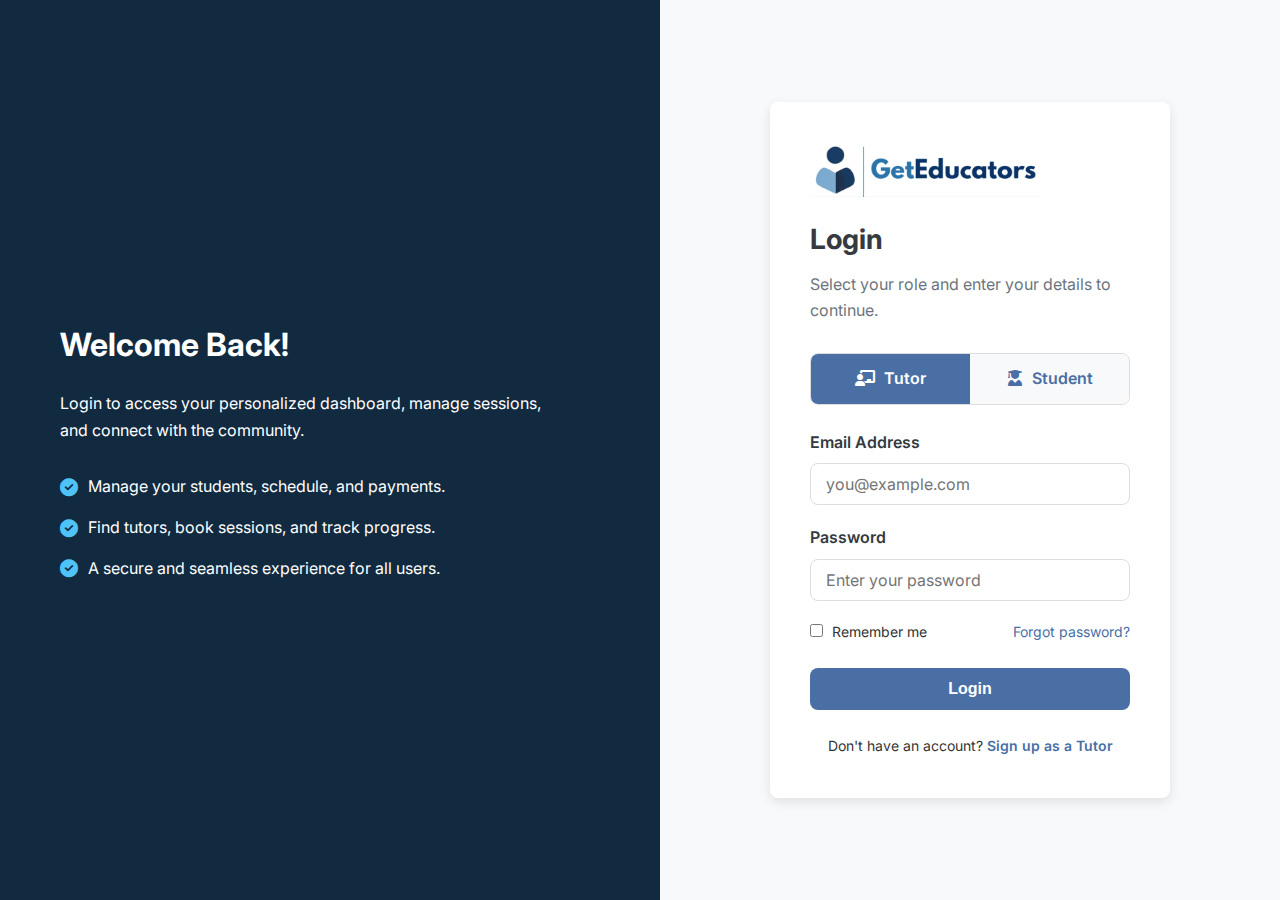
<file: tutor-dashboard.html>
<!DOCTYPE html>
<html lang="en">
<head>
    <meta charset="UTF-8">
    <meta name="viewport" content="width=device-width, initial-scale=1.0">
    <title>Tutor Dashboard - GetEducators</title>
    <link rel="stylesheet" href="css/style.css">
    <link rel="stylesheet" href="https://cdnjs.cloudflare.com/ajax/libs/font-awesome/6.0.0-beta3/css/all.min.css">
    <style>
        :root {
            --primary-color: #4a6fa5;
            --secondary-color: #166088;
            --light-color: #f8f9fa;
            --dark-color: #343a40;
            --border-radius: 8px;
            --box-shadow: 0 4px 12px rgba(0, 0, 0, 0.1);
            --transition: all 0.3s ease;
        }

        /* Dashboard Layout */
        .dashboard {
            display: flex;
            flex-direction: column;
            min-height: 100vh;
            background-color: var(--light-color);
            font-family: 'Inter', sans-serif;
        }

        /* Header */
        header {
            background-color: white;
            box-shadow: var(--box-shadow);
            padding: 15px 0;
            position: sticky;
            top: 0;
            z-index: 1000;
        }

        .container {
            max-width: 1200px;
            margin: 0 auto;
            padding: 0 20px;
        }

        /* Increased width for the main container */
        .dashboard-container {
            display: grid;
            grid-template-columns: 250px 1fr;
            gap: 30px;
            max-width: 1250px;
            margin: 0 auto;
            padding: 0 20px;
        }

        .header-container {
            display: flex;
            justify-content: space-between;
            align-items: center;
        }

        .logo {
            display: flex;
            align-items: center;
        }

        .logo img {
            height: 55px;
            margin-right: 10px;
        }
        .logo h1 {
            font-size: 24px;
            color: var(--primary-color);
            font-weight: 700;
            margin: 0;
        }

        nav ul {
            display: flex;
            list-style: none;
            gap: 25px;
            margin: 0;
        }

        nav ul li a {
            color: var(--dark-color);
            font-weight: 500;
            padding: 5px 0;
            display: flex;
            align-items: center;
            gap: 8px;
            transition: var(--transition);
            text-decoration: none;
        }

        nav ul li a:hover,
        nav ul li a.active {
            color: var(--primary-color);
        }

        #mobile-menu-toggle {
            display: none;
            background: none;
            border: none;
            font-size: 24px;
            color: var(--dark-color);
            cursor: pointer;
        }

        /* Dashboard Content */
        .dashboard-content {
            flex: 1;
            padding: 30px 0;
        }

        /* Sidebar */
        .dashboard-sidebar {
            background-color: white;
            border-radius: var(--border-radius);
            box-shadow: var(--box-shadow);
            padding: 20px;
            height: fit-content;
            position: sticky;
            top: 80px;
        }

        .user-profile {
            text-align: center;
            margin-bottom: 20px;
        }

        .profile-img {
            width: 100px;
            height: 100px;
            border-radius: 5px;
            overflow: hidden;
            margin: 0 auto 15px;
            border: 3px solid var(--light-color);
            cursor: pointer;
            transition: var(--transition);
        }

        .profile-img:hover {
            transform: scale(1.05);
        }

        .profile-img img {
            width: 100%;
            height: 100%;
            object-fit: cover;
        }

        .profile-actions {
            display: flex;
            gap: 10px;
            justify-content: center;
            margin-bottom: 20px;
        }

        .sidebar-menu {
            list-style: none;
            padding: 0;
            margin: 0;
        }

        .sidebar-menu li {
            margin-bottom: 10px;
        }

        .sidebar-menu li:last-child {
            margin-bottom: 0;
        }

        .sidebar-menu a {
            display: flex;
            align-items: center;
            gap: 10px;
            padding: 10px 15px;
            border-radius: var(--border-radius);
            color: var(--dark-color);
            transition: var(--transition);
            text-decoration: none;
        }

        .sidebar-menu a:hover,
        .sidebar-menu a.active {
            background-color: rgba(74, 111, 165, 0.1);
            color: var(--primary-color);
        }

        .sidebar-menu a.active {
            font-weight: 600;
        }

        .sidebar-menu i {
            width: 20px;
            text-align: center;
        }

        /* Main Content */
        .dashboard-main {
            background-color: white;
            border-radius: var(--border-radius);
            box-shadow: var(--box-shadow);
            padding: 30px;
            width: 100%;
        }

        .dashboard-header {
            display: flex;
            justify-content: space-between;
            align-items: center;
            margin-bottom: 30px;
        }

        .dashboard-header h2 {
            margin: 0;
            font-size: 24px;
            color: var(--dark-color);
        }

        /* Stats Grid */
        .stats-grid {
            display: grid;
            grid-template-columns: repeat(auto-fit, minmax(200px, 1fr));
            gap: 20px;
            margin-bottom: 30px;
        }

        .stat-card {
            background-color: white;
            border-radius: var(--border-radius);
            box-shadow: var(--box-shadow);
            padding: 20px;
            text-align: center;
            transition: var(--transition);
        }

        .stat-card:hover {
            transform: translateY(-5px);
        }

        .stat-card i {
            font-size: 30px;
            color: var(--primary-color);
            margin-bottom: 15px;
        }

        .stat-card h3 {
            margin: 0 0 5px;
            font-size: 28px;
            color: var(--dark-color);
        }

        .stat-card p {
            margin: 0;
            color: #6c757d;
            font-size: 14px;
        }

        /* Monthly Earnings Box */
        .earnings-box {
            background-color: white;
            border-radius: var(--border-radius);
            box-shadow: var(--box-shadow);
            padding: 30px;
            margin-bottom: 30px;
            border-left: 5px solid var(--primary-color);
        }

        .earnings-box h3 {
            margin-top: 0;
            color: var(--dark-color);
            font-size: 20px;
            display: flex;
            align-items: center;
            gap: 10px;
        }

        .earnings-box h3 i {
            color: var(--primary-color);
        }

        .earnings-amount {
            font-size: 32px;
            font-weight: 700;
            color: var(--primary-color);
            margin: 15px 0;
        }

        .earnings-details {
            display: flex;
            justify-content: space-between;
            margin-top: 20px;
        }

        .earnings-detail {
            text-align: center;
            flex: 1;
        }

        .earnings-detail h4 {
            margin: 0 0 5px;
            color: var(--dark-color);
        }

        .earnings-detail p {
            margin: 0;
            color: #6c757d;
            font-size: 14px;
        }

        /* Dashboard Sections */
        .dashboard-section {
            margin-bottom: 30px;
        }

        .dashboard-section:last-child {
            margin-bottom: 0;
        }

        .dashboard-section h3 {
            margin: 0 0 20px;
            font-size: 18px;
            color: var(--dark-color);
            padding-bottom: 10px;
            border-bottom: 1px solid #eee;
        }

        /* Activity List */
        .activity-list {
            list-style: none;
            padding: 0;
            margin: 0;
        }

        .activity-item {
            display: flex;
            gap: 15px;
            padding: 15px 0;
            border-bottom: 1px solid #f0f0f0;
        }

        .activity-item:last-child {
            border-bottom: none;
        }

        .activity-icon {
            width: 40px;
            height: 40px;
            border-radius: 50%;
            background-color: rgba(74, 111, 165, 0.1);
            display: flex;
            align-items: center;
            justify-content: center;
            color: var(--primary-color);
            flex-shrink: 0;
        }

        .activity-content {
            flex: 1;
        }

        .activity-title {
            margin: 0 0 5px;
            font-weight: 600;
            color: var(--dark-color);
        }

        .activity-date {
            margin: 0;
            color: #6c757d;
            font-size: 14px;
        }

        .activity-actions {
            margin-top: 10px;
            display: flex;
            gap: 10px;
        }

        /* Buttons */
        .btn {
            display: inline-block;
            background-color: var(--primary-color);
            color: white;
            padding: 10px 20px;
            border-radius: var(--border-radius);
            font-weight: 500;
            text-align: center;
            border: none;
            cursor: pointer;
            transition: var(--transition);
            text-decoration: none;
        }

        .btn:hover {
            background-color: var(--secondary-color);
            transform: translateY(-2px);
            box-shadow: var(--box-shadow);
        }

        .btn-outline {
            background-color: transparent;
            border: 1px solid var(--primary-color);
            color: var(--primary-color);
            text-decoration: none;
        }

        .btn-outline:hover {
            background-color: rgba(74, 111, 165, 0.1);
            box-shadow: none;
            transform: none;
        }

        .btn-small {
            padding: 8px 15px;
            font-size: 14px;
        }

        /* Footer */
        footer {
            background-color: var(--dark-color);
            color: white;
            padding: 60px 0 0;
        }
        
        /* This part is added to match index.html footer layout */
        footer .container {
            display: grid;
            grid-template-columns: repeat(auto-fit, minmax(250px, 1fr));
            gap: 30px;
            margin-bottom: 40px;
        }

        .footer-section h3 {
            font-size: 18px;
            margin-bottom: 20px;
            color: white;
        }

        .footer-section p,
        .footer-section ul li {
            margin-bottom: 10px;
            opacity: 0.8;
        }

        .footer-section ul {
            list-style: none;
            padding: 0;
        }

        .footer-section ul li a {
            color: rgba(255, 255, 255, 0.8);
            transition: var(--transition);
            text-decoration: none; /* Ensuring no underline */
        }

        .footer-section ul li a:hover {
            color: white;
            padding-left: 5px;
        }

        .copyright {
            text-align: center;
            padding: 20px 0;
            background-color: rgba(0, 0, 0, 0.2);
            font-size: 14px;
        }

        /* Responsive Design */
        @media (max-width: 992px) {
            .dashboard-container {
                grid-template-columns: 1fr;
                max-width: 1200px;
            }
            
            .dashboard-sidebar {
                position: static;
            }
        }

        @media (max-width: 768px) {
            nav ul {
                display: none;
                position: absolute;
                top: 70px;
                right: 20px;
                background: white;
                flex-direction: column;
                padding: 20px;
                border-radius: var(--border-radius);
                box-shadow: var(--box-shadow);
                width: 200px;
            }
            
            nav ul.show {
                display: flex;
            }
            
            #mobile-menu-toggle {
                display: block;
            }
            
            .stats-grid {
                grid-template-columns: 1fr 1fr;
            }
            
            .earnings-details {
                flex-direction: column;
                gap: 15px;
            }
        }

        @media (max-width: 576px) {
            .stats-grid {
                grid-template-columns: 1fr;
            }
            
            .dashboard-header {
                flex-direction: column;
                align-items: flex-start;
                gap: 15px;
            }
            
            .profile-actions {
                flex-direction: column;
            }
        }
    </style>
</head>
<body class="dashboard">
    <header>
        <div class="container header-container">
            <div class="logo">
                <img src="images\logo.jpg" alt="GetEducators">
            </div>
            <nav>
                <ul id="nav-menu">
                    <li><a href="tutor-dashboard.html" class="active"><i class="fas fa-home"></i> Dashboard</a></li>
                    <li><a href="messaging.html"><i class="fas fa-comments"></i> Messages</a></li>
                    <li><a href="index.html"><i class="fas fa-sign-out-alt"></i> Logout</a></li>
                </ul>
                <button id="mobile-menu-toggle" class="btn-icon"><i class="fas fa-bars"></i></button>
            </nav>
        </div>
    </header>

    <section class="dashboard-content">
        <div class="dashboard-container">
            <aside class="dashboard-sidebar">
                <div class="user-profile">
                    <div class="profile-img">
                        <img src="images\Chaytishahamam.jpg" alt="Tutor Profile">
                    </div>
                    <h1>Chayti Saha</h1>
                    <div class="profile-actions">
                        <a href="tutor-about.html" class="btn btn-outline btn-small">About</a>
                        <a href="tutor-profile-settings.html" class="btn btn-outline btn-small">Edit Profile</a>
                    </div>
                </div>
                <ul class="sidebar-menu">
                    <li><a href="tutor-dashboard.html" class="active"><i class="fas fa-home"></i> Dashboard</a></li>
                    <li><a href="my-students.html"><i class="fas fa-users"></i> My Students</a></li>
                    <li><a href="payment-records.html"><i class="fas fa-receipt"></i> Payment Records</a></li>
                    <li><a href="schedule.html"><i class="fas fa-calendar-alt"></i> Schedule</a></li>
                    <li><a href="messaging.html"><i class="fas fa-comments"></i> Messages</a></li>
                    <li><a href="tutor-profile-settings.html"><i class="fas fa-cog"></i> Profile Settings</a></li>
                </ul>
            </aside>

            <main class="dashboard-main">
                <div class="dashboard-header">
                    <h2>Dashboard</h2>
                </div>

                <div class="earnings-box">
                    <h3><i class="fas fa-chart-line"></i> Monthly Earnings</h3>
                    <div class="earnings-amount">$1,850</div>
                    <div class="earnings-details">
                        <div class="earnings-detail">
                            <h4>$10,250</h4>
                            <p>Completed Payments</p>
                        </div>
                        <div class="earnings-detail">
                            <h4>$2000</h4>
                            <p>Pending Payments</p>
                        </div>
                    </div>
                </div>

                <div class="stats-grid">
                    <div class="stat-card">
                        <i class="fas fa-users"></i>
                        <h3>5</h3>
                        <p>Active Students</p>
                    </div>
                    <div class="stat-card">
                        <i class="fas fa-calendar-check"></i>
                        <h3>8</h3>
                        <p>Upcoming Sessions</p>
                    </div>
                    <div class="stat-card">
                        <i class="fas fa-comment-dots"></i>
                        <h3>2</h3>
                        <p>Unread Messages</p>
                    </div>
                    <div class="stat-card">
                        <i class="fas fa-star"></i>
                        <h3>4.9</h3>
                        <p>Average Rating</p>
                    </div>
                </div>

                <div class="dashboard-section">
                    <h3>Upcoming Sessions</h3>
                    <ul class="activity-list">
                        <li class="activity-item">
                            <div class="activity-icon">
                                <i class="fas fa-video"></i>
                            </div>
                            <div class="activity-content">
                                <p class="activity-title">Machine Learning with Sadia Sultana Enami</p>
                                <p class="activity-date">Tomorrow at 4:30 PM via Zoom</p>
                            </div>
                        </li>
                        <li class="activity-item">
                            <div class="activity-icon">
                                <i class="fas fa-user"></i>
                            </div>
                            <div class="activity-content">
                                <p class="activity-title">Deep Learning with Proshan Sharma Prithu </p>
                                <p class="activity-date">Friday at 5:00 PM at student's home</p>
                            </div>
                        </li>
                        <li class="activity-item">
                            <div class="activity-icon">
                                <i class="fas fa-video"></i>
                            </div>
                            <div class="activity-content">
                                <p class="activity-title">Python with Farzana Prioty</p>
                                <p class="activity-date">Saturday at 10:00 AM via Zoom</p>
                            </div>
                        </li>
                    </ul>
                    <a href="schedule.html" class="btn btn-outline" style="margin-top: 15px;">View Full Schedule</a>
                </div>

                <div class="dashboard-section">
                    <h3>Pending Requests</h3>
                    <ul class="activity-list">
                        <li class="activity-item">
                            <div class="activity-icon">
                                <i class="fas fa-user-plus"></i>
                            </div>
                            <div class="activity-content">
                                <p class="activity-title">New request from Shanjida Ahmed Tanisha</p>
                                <p class="activity-date">Needs help with Geometry</p>
                                <div class="activity-actions">
                                    <button class="btn btn-small">Accept</button>
                                    <button class="btn btn-small btn-outline">Decline</button>
                                </div>
                            </div>
                        </li>
                        <li class="activity-item">
                            <div class="activity-icon">
                                <i class="fas fa-user-plus"></i>
                            </div>
                            <div class="activity-content">
                                <p class="activity-title">New request from Ashfi Khan</p>
                                <p class="activity-date">Needs help with Calculus</p>
                                <div class="activity-actions">
                                    <button class="btn btn-small">Accept</button>
                                    <button class="btn btn-small btn-outline">Decline</button>
                                </div>
                            </div>
                        </li>
                    </ul>
                    <a href="my-students.html" class="btn btn-outline" style="margin-top: 15px;">View All Requests</a>
                </div>
            </main>
        </div>
    </section>

    <footer>
        <div class="container">
            <div class="footer-section">
                <h3>GetEducators</h3>
                <p>Bridging the gap between students and qualified tutors.</p>
            </div>
            <div class="footer-section">
                <h3>Quick Links</h3>
                <ul>
                    <li><a href="index.html">Home</a></li>
                    <li><a href="tutors.html">Browse Tutors</a></li>
                    <li><a href="login.html">Login</a></li>
                </ul>
            </div>
            <div class="footer-section">
                <h3>Contact Us</h3>
                <p>Email: info@geteducators.com</p>
                <p>Phone: +8801792465620</p>
            </div>
        </div>
        <div class="copyright">
            <p>&copy; 2025 GetEducators. All rights reserved.</p>
        </div>
    </footer>

    <script>
        document.addEventListener('DOMContentLoaded', () => {
            const user = JSON.parse(sessionStorage.getItem('loggedInUser'));
            const currentPageIsTutorDashboard = window.location.pathname.includes('tutor-dashboard.html');

            // Security Check: Is anyone logged in?
            if (!user) {
                alert('You must be logged in to view this page.');
                window.location.href = 'login.html';
                return;
            }

            // Role Check: Is the right type of user on the right dashboard?
            if (currentPageIsTutorDashboard && user.userType !== 'tutor') {
                alert('Access Denied. You are not a tutor.');
                window.location.href = 'student-dashboard.html';
                return;
            }
            
            if (!currentPageIsTutorDashboard && user.userType !== 'student') {
                alert('Access Denied. You are not a student.');
                window.location.href = 'tutor-dashboard.html';
                return;
            }

            // Personalize the page
            const welcomeMessage = document.getElementById('welcome-message');
            if (welcomeMessage) {
                welcomeMessage.textContent = `Welcome, ${user.firstName}!`;
            }

            // Logout functionality
            const logoutBtn = document.querySelector('a[href="index.html"]');
            if (logoutBtn) {
                logoutBtn.addEventListener('click', (e) => {
                    e.preventDefault();
                    sessionStorage.clear();
                    alert('You have been logged out.');
                    window.location.href = 'login.html';
                });
            }
        });
    </script>
</body>
</html>
</file>
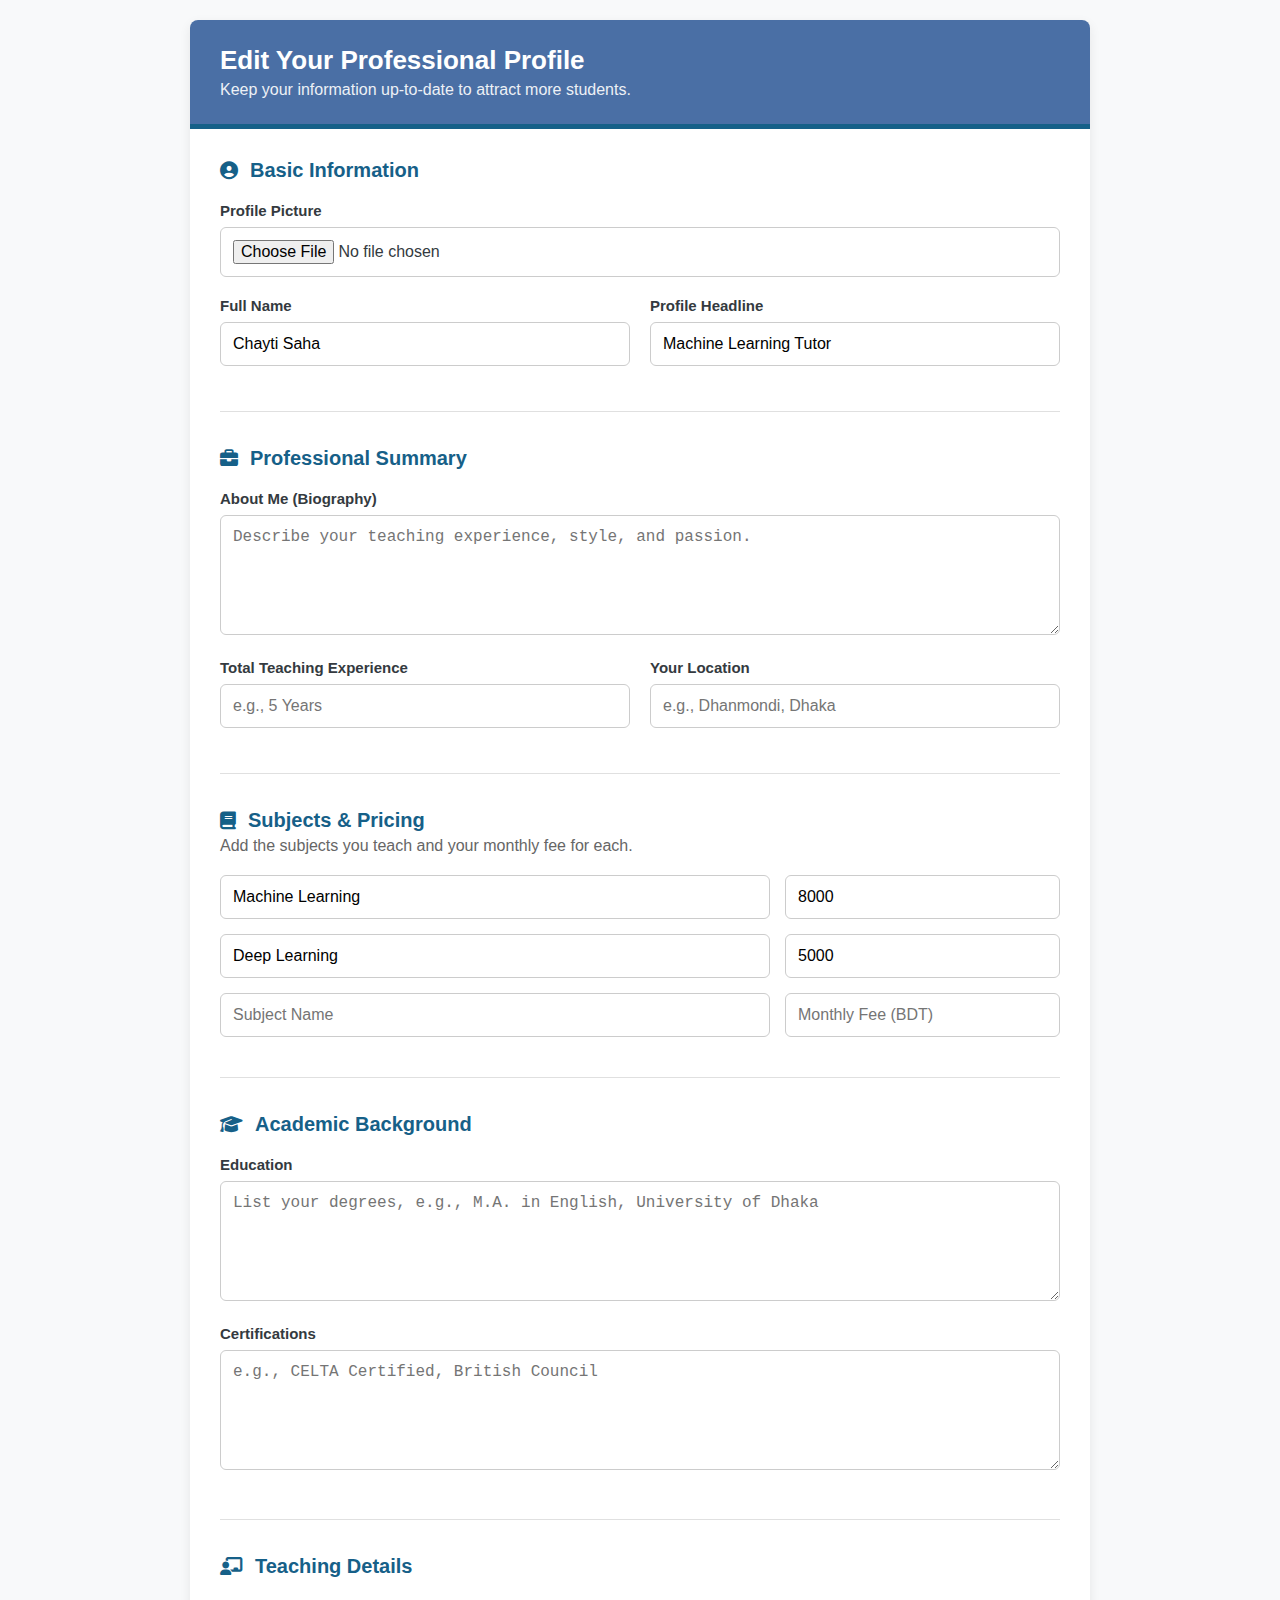
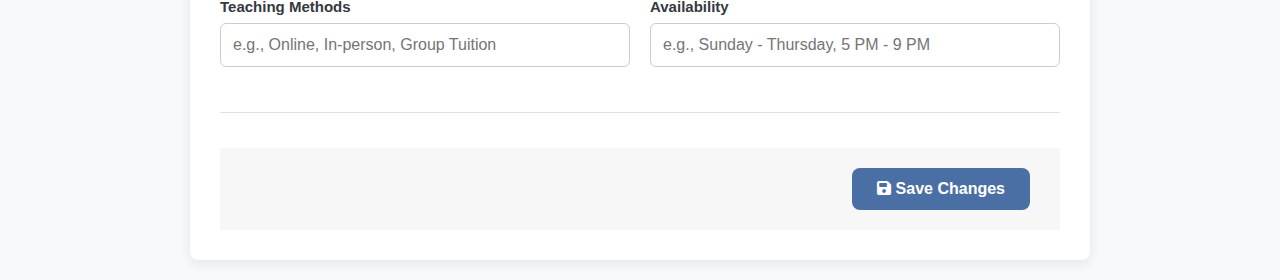
<file: tutor-profile-settings.html>
<!DOCTYPE html>
<html lang="en">
<head>
    <meta charset="UTF-8">
    <meta name="viewport" content="width=device-width, initial-scale=1.0">
    <title>Edit Your Profile - GetEducators</title>
    <link rel="stylesheet" href="https://cdnjs.cloudflare.com/ajax/libs/font-awesome/6.1.1/css/all.min.css">
    <style>
        :root {
            --primary-color: #4a6fa5;
            --secondary-color: #166088;
            --light-color: #f8f9fa;
            --dark-color: #343a40;
            --success-color: #28a745;
            --border-radius: 8px;
            --box-shadow: 0 4px 12px rgba(0, 0, 0, 0.08);
        }

        body {
            font-family: 'Segoe UI', Tahoma, Geneva, Verdana, sans-serif;
            background-color: var(--light-color);
            color: var(--dark-color);
            margin: 0;
            padding: 20px;
        }

        .container {
            max-width: 900px;
            margin: 0 auto;
            background-color: #ffffff;
            border-radius: var(--border-radius);
            box-shadow: var(--box-shadow);
            overflow: hidden;
        }

        .form-header {
            background-color: var(--primary-color);
            color: white;
            padding: 25px 30px;
            border-bottom: 5px solid var(--secondary-color);
        }

        .form-header h1 {
            margin: 0;
            font-size: 26px;
        }
        
        .form-header p {
            margin: 5px 0 0;
            opacity: 0.9;
        }

        .form-body {
            padding: 30px;
        }

        .form-section {
            margin-bottom: 35px;
            border-bottom: 1px solid #e0e0e0;
            padding-bottom: 25px;
        }
        .form-section:last-child {
            border-bottom: none;
            margin-bottom: 0;
            padding-bottom: 0;
        }

        .section-title {
            font-size: 20px;
            font-weight: 600;
            color: var(--secondary-color);
            margin: 0 0 20px 0;
            display: flex;
            align-items: center;
        }
        .section-title i {
            margin-right: 12px;
            font-size: 18px;
        }

        .form-group {
            margin-bottom: 20px;
        }
        
        .form-group label {
            display: block;
            font-weight: 600;
            margin-bottom: 8px;
            font-size: 15px;
        }

        .form-control {
            width: 100%;
            padding: 12px;
            border: 1px solid #ccc;
            border-radius: 6px;
            font-size: 16px;
            transition: all 0.3s ease;
            box-sizing: border-box;
        }

        .form-control:focus {
            border-color: var(--primary-color);
            box-shadow: 0 0 8px rgba(74, 111, 165, 0.2);
            outline: none;
        }
        
        textarea.form-control {
            min-height: 120px;
            resize: vertical;
        }

        .grid-2-col {
            display: grid;
            grid-template-columns: 1fr 1fr;
            gap: 20px;
        }
        
        .subject-price-group {
            display: grid;
            grid-template-columns: 2fr 1fr;
            gap: 15px;
            align-items: center;
            margin-bottom: 15px;
        }
        
        .subject-price-group .form-control {
            margin-bottom: 0;
        }

        .btn {
            display: inline-block;
            background-color: var(--primary-color);
            color: white;
            padding: 12px 25px;
            border-radius: var(--border-radius);
            font-weight: 600;
            text-align: center;
            border: none;
            cursor: pointer;
            transition: all 0.3s ease;
            text-decoration: none;
            font-size: 16px;
        }

        .btn:hover {
            background-color: var(--secondary-color);
            transform: translateY(-2px);
        }
        
        .form-footer {
            padding: 20px 30px;
            background-color: #f7f7f7;
            text-align: right;
        }

        @media (max-width: 600px) {
            .grid-2-col, .subject-price-group {
                grid-template-columns: 1fr;
            }
        }
    </style>
</head>
<body>

    <div class="container">
        <div class="form-header">
            <h1>Edit Your Professional Profile</h1>
            <p>Keep your information up-to-date to attract more students.</p>
        </div>

        <form class="form-body">
            <div class="form-section">
                <h3 class="section-title"><i class="fas fa-user-circle"></i> Basic Information</h3>
                <div class="form-group">
                    <label for="profilePicture">Profile Picture</label>
                    <input type="file" id="profilePicture" class="form-control">
                </div>
                <div class="grid-2-col">
                    <div class="form-group">
                        <label for="fullName">Full Name</label>
                        <input type="text" id="fullName" class="form-control" value="Chayti Saha">
                    </div>
                    <div class="form-group">
                        <label for="headline">Profile Headline</label>
                        <input type="text" id="headline" class="form-control" placeholder="e.g., Expert Physics Tutor for A-Levels" value="Machine Learning Tutor">
                    </div>
                </div>
            </div>

            <div class="form-section">
                <h3 class="section-title"><i class="fas fa-briefcase"></i> Professional Summary</h3>
                <div class="form-group">
                    <label for="bio">About Me (Biography)</label>
                    <textarea id="bio" class="form-control" placeholder="Describe your teaching experience, style, and passion."></textarea>
                </div>
                <div class="grid-2-col">
                    <div class="form-group">
                        <label for="experience">Total Teaching Experience</label>
                        <input type="text" id="experience" class="form-control" placeholder="e.g., 5 Years">
                    </div>
                    <div class="form-group">
                        <label for="location">Your Location</label>
                        <input type="text" id="location" class="form-control" placeholder="e.g., Dhanmondi, Dhaka">
                    </div>
                </div>
            </div>
            
            <div class="form-section">
                <h3 class="section-title"><i class="fas fa-book"></i> Subjects & Pricing</h3>
                <p style="margin-top:-15px; margin-bottom:20px; color:#666;">Add the subjects you teach and your monthly fee for each.</p>
                <div class="subject-price-group">
                    <input type="text" class="form-control" placeholder="Subject Name (e.g., Machine Learning)" value="Machine Learning">
                    <input type="number" class="form-control" placeholder="Monthly Fee (BDT)" value="8000">
                </div>
                <div class="subject-price-group">
                    <input type="text" class="form-control" placeholder="Subject Name (e.g., Deep Learning)" value="Deep Learning">
                    <input type="number" class="form-control" placeholder="Monthly Fee (BDT)" value="5000">
                </div>
                 <div class="subject-price-group">
                    <input type="text" class="form-control" placeholder="Subject Name">
                    <input type="number" class="form-control" placeholder="Monthly Fee (BDT)">
                </div>
                </div>

            <div class="form-section">
                <h3 class="section-title"><i class="fas fa-graduation-cap"></i> Academic Background</h3>
                <div class="form-group">
                    <label for="education">Education</label>
                    <textarea id="education" class="form-control" placeholder="List your degrees, e.g., M.A. in English, University of Dhaka"></textarea>
                </div>
                 <div class="form-group">
                    <label for="certifications">Certifications</label>
                    <textarea id="certifications" class="form-control" placeholder="e.g., CELTA Certified, British Council"></textarea>
                </div>
            </div>
            
            <div class="form-section">
                <h3 class="section-title"><i class="fas fa-chalkboard-teacher"></i> Teaching Details</h3>
                 <div class="grid-2-col">
                    <div class="form-group">
                        <label for="teachingMethods">Teaching Methods</label>
                        <input type="text" id="teachingMethods" class="form-control" placeholder="e.g., Online, In-person, Group Tuition">
                    </div>
                    <div class="form-group">
                        <label for="availability">Availability</label>
                        <input type="text" id="availability" class="form-control" placeholder="e.g., Sunday - Thursday, 5 PM - 9 PM">
                    </div>
                </div>
            </div>
            
            <div class="form-footer">
                <button type="submit" class="btn"><i class="fas fa-save"></i> Save Changes</button>
            </div>
        </form>
    </div>

</body>
</html>
</file>
<file: css/style.css>
/* Global Styles */
:root {
  --primary-color: #4a6fa5;
  --secondary-color: #166088;
  --accent-color: #4fc3f7;
  --light-color: #f8f9fa;
  --dark-color: #343a40;
  --success-color: #28a745;
  --warning-color: #ffc107;
  --danger-color: #dc3545;
  --border-radius: 8px;
  --box-shadow: 0 4px 12px rgba(0, 0, 0, 0.1);
  --transition: all 0.3s ease;
}

* {
  margin: 0;
  padding: 0;
  box-sizing: border-box;
}

body {
  font-family: 'Segoe UI', Tahoma, Geneva, Verdana, sans-serif;
  line-height: 1.6;
  color: #333;
  background-color: #f5f7fa;
}

a {
  text-decoration: none;
  color: var(--primary-color);
  transition: var(--transition);
}

a:hover {
  color: var(--secondary-color);
}

.container {
  width: 90%;
  max-width: 1200px;
  margin: 0 auto;
  padding: 0 15px;
}

.btn {
  display: inline-block;
  background-color: var(--primary-color);
  color: white;
  padding: 10px 20px;
  border: none;
  border-radius: var(--border-radius);
  cursor: pointer;
  font-size: 16px;
  font-weight: 500;
  transition: var(--transition);
  text-align: center;
}

.btn:hover {
  background-color: var(--secondary-color);
  transform: translateY(-2px);
  box-shadow: var(--box-shadow);
}

.btn-outline {
  background-color: transparent;
  border: 2px solid var(--primary-color);
  color: var(--primary-color);
}

.btn-outline:hover {
  background-color: var(--primary-color);
  color: white;
}

.btn-small {
  padding: 8px 15px;
  font-size: 14px;
}

.btn-icon {
  background: none;
  border: none;
  color: var(--dark-color);
  font-size: 18px;
  cursor: pointer;
  padding: 8px;
  border-radius: 50%;
  transition: var(--transition);
}

.btn-icon:hover {
  background-color: rgba(0, 0, 0, 0.05);
  color: var(--primary-color);
}

/* Header Styles */
header {
  background-color: white;
  box-shadow: 0 2px 10px rgba(0, 0, 0, 0.1);
  position: sticky;
  top: 0;
  z-index: 1000;
}

header .container {
  display: flex;
  justify-content: space-between;
  align-items: center;
  padding: 15px 0;
}

.logo {
  display: flex;
  align-items: center;
}

.logo img {
  height: 40px;
  margin-right: 10px;
}

.logo h1 {
  font-size: 24px;
  color: var(--primary-color);
  font-weight: 700;
}

nav ul {
  display: flex;
  list-style: none;
}

nav ul li {
  margin-left: 25px;
}

nav ul li a {
  color: var(--dark-color);
  font-weight: 500;
  padding: 5px 0;
  position: relative;
}

nav ul li a:after {
  content: '';
  position: absolute;
  width: 0;
  height: 2px;
  bottom: 0;
  left: 0;
  background-color: var(--primary-color);
  transition: var(--transition);
}

nav ul li a:hover:after,
nav ul li a.active:after {
  width: 100%;
}

nav ul li a.active {
  color: var(--primary-color);
}

/* Hero Section */

.hero h2 {
  font-size: 42px;
  margin-bottom: 20px;
  font-weight: 700;
}

.hero p {
  font-size: 18px;
  max-width: 700px;
  margin: 0 auto 30px;
}

/* Features Section */
.features {
  padding: 60px 0;
}

.features .container {
  display: grid;
  grid-template-columns: repeat(auto-fit, minmax(300px, 1fr));
  gap: 30px;
}

.feature-box {
  background-color: white;
  padding: 30px;
  border-radius: var(--border-radius);
  box-shadow: var(--box-shadow);
  text-align: center;
  transition: var(--transition);
}

.feature-box:hover {
  transform: translateY(-10px);
}

.feature-box i {
  font-size: 50px;
  color: var(--primary-color);
  margin-bottom: 20px;
}

.feature-box h3 {
  font-size: 22px;
  margin-bottom: 15px;
  color: var(--dark-color);
}

/* How It Works Section */
.how-it-works {
  padding: 60px 0;
  background-color: white;
}

.how-it-works h2 {
  text-align: center;
  font-size: 36px;
  margin-bottom: 50px;
  color: var(--dark-color);
}

.steps {
  display: grid;
  grid-template-columns: repeat(auto-fit, minmax(250px, 1fr));
  gap: 30px;
}

.step {
  text-align: center;
  position: relative;
}

.step span {
  display: inline-block;
  width: 60px;
  height: 60px;
  background-color: var(--primary-color);
  color: white;
  font-size: 24px;
  font-weight: bold;
  line-height: 60px;
  border-radius: 50%;
  margin-bottom: 20px;
}

.step h3 {
  font-size: 20px;
  margin-bottom: 15px;
  color: var(--dark-color);
}

/* Tutor Listings */
.search-section {
  padding: 50px 0 30px;
}

.search-section h2 {
  text-align: center;
  font-size: 32px;
  margin-bottom: 30px;
  color: var(--dark-color);
}

.search-box {
  background-color: white;
  padding: 30px;
  border-radius: var(--border-radius);
  box-shadow: var(--box-shadow);
  margin-bottom: 40px;
}

.search-filters {
  display: grid;
  grid-template-columns: repeat(auto-fit, minmax(200px, 1fr));
  gap: 20px;
  align-items: end;
}

.filter-group {
  margin-bottom: 0;
}

.filter-group label {
  display: block;
  margin-bottom: 8px;
  font-weight: 500;
  color: var(--dark-color);
}

.filter-group input,
.filter-group select {
  width: 100%;
  padding: 10px 15px;
  border: 1px solid #ddd;
  border-radius: var(--border-radius);
  font-size: 16px;
  transition: var(--transition);
}

.filter-group input:focus,
.filter-group select:focus {
  outline: none;
  border-color: var(--primary-color);
  box-shadow: 0 0 0 3px rgba(74, 111, 165, 0.2);
}

#search-btn {
  width: 100%;
}

.tutor-listings {
  padding: 30px 0 60px;
}

.sort-options {
  display: flex;
  align-items: center;
  margin-bottom: 20px;
}

.sort-options span {
  margin-right: 10px;
  font-weight: 500;
}

.sort-options select {
  padding: 8px 15px;
  border: 1px solid #ddd;
  border-radius: var(--border-radius);
}

.tutors-grid {
  display: grid;
  grid-template-columns: repeat(auto-fill, minmax(350px, 1fr));
  gap: 25px;
  margin-bottom: 40px;
}

.tutor-card {
  background-color: white;
  border-radius: var(--border-radius);
  box-shadow: var(--box-shadow);
  overflow: hidden;
  transition: var(--transition);
  display: flex;
}

.tutor-card:hover {
  transform: translateY(-5px);
  box-shadow: 0 10px 20px rgba(0, 0, 0, 0.1);
}

.tutor-img {
  width: 120px;
  height: 100%;
}

.tutor-img img {
  width: 100%;
  height: 100%;
  object-fit: cover;
}

.tutor-info {
  padding: 20px;
  flex: 1;
}

.tutor-info h3 {
  font-size: 18px;
  margin-bottom: 5px;
  color: var(--dark-color);
}

.rating {
  margin-bottom: 10px;
  display: flex;
  align-items: center;
}

.stars {
  color: #ffc107;
  margin-right: 5px;
}

.review-count {
  font-size: 14px;
  color: #6c757d;
}

.subjects {
  font-size: 14px;
  color: var(--dark-color);
  margin-bottom: 8px;
}

.location {
  font-size: 14px;
  color: #6c757d;
  margin-bottom: 8px;
  display: flex;
  align-items: center;
}

.location i {
  margin-right: 5px;
}

.rate {
  font-size: 16px;
  font-weight: 600;
  color: var(--primary-color);
  margin-bottom: 15px;
}

.pagination {
  display: flex;
  justify-content: center;
  align-items: center;
  gap: 15px;
}

.page-numbers {
  font-weight: 500;
}

/* Tutor Profile */
.tutor-profile {
  padding: 50px 0;
}

.profile-header {
  display: flex;
  background-color: white;
  border-radius: var(--border-radius);
  box-shadow: var(--box-shadow);
  padding: 30px;
  margin-bottom: 30px;
}

.profile-img {
  width: 150px;
  height: 150px;
  border-radius: 50%;
  overflow: hidden;
  margin-right: 30px;
  border: 5px solid #f0f0f0;
}

.profile-img img {
  width: 100%;
  height: 100%;
  object-fit: cover;
}

.profile-info h1 {
  font-size: 28px;
  margin-bottom: 10px;
  color: var(--dark-color);
}

.profile-info .rating {
  margin-bottom: 15px;
}

.profile-info .location,
.profile-info .joined {
  display: flex;
  align-items: center;
  margin-bottom: 8px;
  font-size: 15px;
}

.profile-info .location i,
.profile-info .joined i {
  margin-right: 8px;
  color: var(--primary-color);
}

.actions {
  display: flex;
  gap: 15px;
  margin-top: 20px;
}

.profile-content {
  display: grid;
  grid-template-columns: 2fr 1fr;
  gap: 30px;
}

.main-content {
  background-color: white;
  border-radius: var(--border-radius);
  box-shadow: var(--box-shadow);
  padding: 30px;
}

.section {
  margin-bottom: 30px;
}

.section:last-child {
  margin-bottom: 0;
}

.section h2 {
  font-size: 22px;
  margin-bottom: 20px;
  padding-bottom: 10px;
  border-bottom: 2px solid #f0f0f0;
  color: var(--dark-color);
}

.about p {
  line-height: 1.8;
}

.qualifications ul {
  list-style: none;
}

.qualifications li {
  margin-bottom: 10px;
  display: flex;
  align-items: center;
}

.qualifications i {
  margin-right: 10px;
  color: var(--primary-color);
  width: 20px;
  text-align: center;
}

table {
  width: 100%;
  border-collapse: collapse;
  margin-top: 15px;
}

table th, table td {
  padding: 12px 15px;
  text-align: left;
  border-bottom: 1px solid #f0f0f0;
}

table th {
  background-color: #f8f9fa;
  font-weight: 600;
}

.review {
  padding: 20px 0;
  border-bottom: 1px solid #f0f0f0;
}

.review:last-child {
  border-bottom: none;
}

.review-header {
  display: flex;
  align-items: center;
  margin-bottom: 10px;
  flex-wrap: wrap;
  gap: 10px;
}

.reviewer {
  font-weight: 600;
}

.review-date {
  color: #6c757d;
  font-size: 14px;
}

.review-rating {
  color: #ffc107;
}

.review-content p {
  line-height: 1.7;
}

.sidebar {
  display: flex;
  flex-direction: column;
  gap: 30px;
}

.sidebar-section {
  background-color: white;
  border-radius: var(--border-radius);
  box-shadow: var(--box-shadow);
  padding: 25px;
}

.sidebar-section h3 {
  font-size: 18px;
  margin-bottom: 20px;
  color: var(--dark-color);
}

.form-group {
  margin-bottom: 20px;
}

.form-group label {
  display: block;
  margin-bottom: 8px;
  font-weight: 500;
}

.form-group input,
.form-group select,
.form-group textarea {
  width: 100%;
  padding: 10px 15px;
  border: 1px solid #ddd;
  border-radius: var(--border-radius);
  font-size: 16px;
  transition: var(--transition);
}

.form-group textarea {
  min-height: 100px;
  resize: vertical;
}

.form-group input:focus,
.form-group select:focus,
.form-group textarea:focus {
  outline: none;
  border-color: var(--primary-color);
  box-shadow: 0 0 0 3px rgba(74, 111, 165, 0.2);
}

.map-placeholder {
  height: 200px;
  background-color: #f0f0f0;
  border-radius: var(--border-radius);
  overflow: hidden;
  margin-top: 15px;
}

.map-placeholder img {
  width: 100%;
  height: 100%;
  object-fit: cover;
}

/* Footer */
footer {
  background-color: var(--dark-color);
  color: white;
  padding: 60px 0 0;
}

footer .container {
  display: grid;
  grid-template-columns: repeat(auto-fit, minmax(250px, 1fr));
  gap: 30px;
  margin-bottom: 40px;
}

.footer-section h3 {
  font-size: 18px;
  margin-bottom: 20px;
  color: white;
}

.footer-section p {
  margin-bottom: 10px;
  opacity: 0.8;
}

.footer-section ul {
  list-style: none;
}

.footer-section ul li {
  margin-bottom: 10px;
}

.footer-section ul li a {
  color: rgba(255, 255, 255, 0.8);
  transition: var(--transition);
}

.footer-section ul li a:hover {
  color: white;
  padding-left: 5px;
}

.copyright {
  text-align: center;
  padding: 20px 0;
  background-color: rgba(0, 0, 0, 0.2);
  font-size: 14px;
}

/* Responsive Design */
@media (max-width: 992px) {
  .profile-content {
    grid-template-columns: 1fr;
  }
  
  .profile-header {
    flex-direction: column;
    align-items: center;
    text-align: center;
  }
  
  .profile-img {
    margin-right: 0;
    margin-bottom: 20px;
  }
  
  .actions {
    justify-content: center;
  }
}

@media (max-width: 768px) {
  header .container {
    flex-direction: column;
  }
  
  nav ul {
    margin-top: 20px;
  }
  
  nav ul li {
    margin-left: 15px;
    margin-right: 15px;
  }
  
  .hero h2 {
    font-size: 32px;
  }
  
  .tutors-grid {
    grid-template-columns: 1fr;
  }
  
  .tutor-card {
    flex-direction: column;
  }
  
  .tutor-img {
    width: 100%;
    height: 200px;
  }
}

@media (max-width: 576px) {
  .hero {
    padding: 80px 0;
  }
  
  .hero h2 {
    font-size: 20px;
  }
  
  .search-filters {
    grid-template-columns: 1fr;
  }
  
  .profile-header {
    padding: 20px;
  }
  
  .main-content, .sidebar-section {
    padding: 20px;
  }
}
</file>
